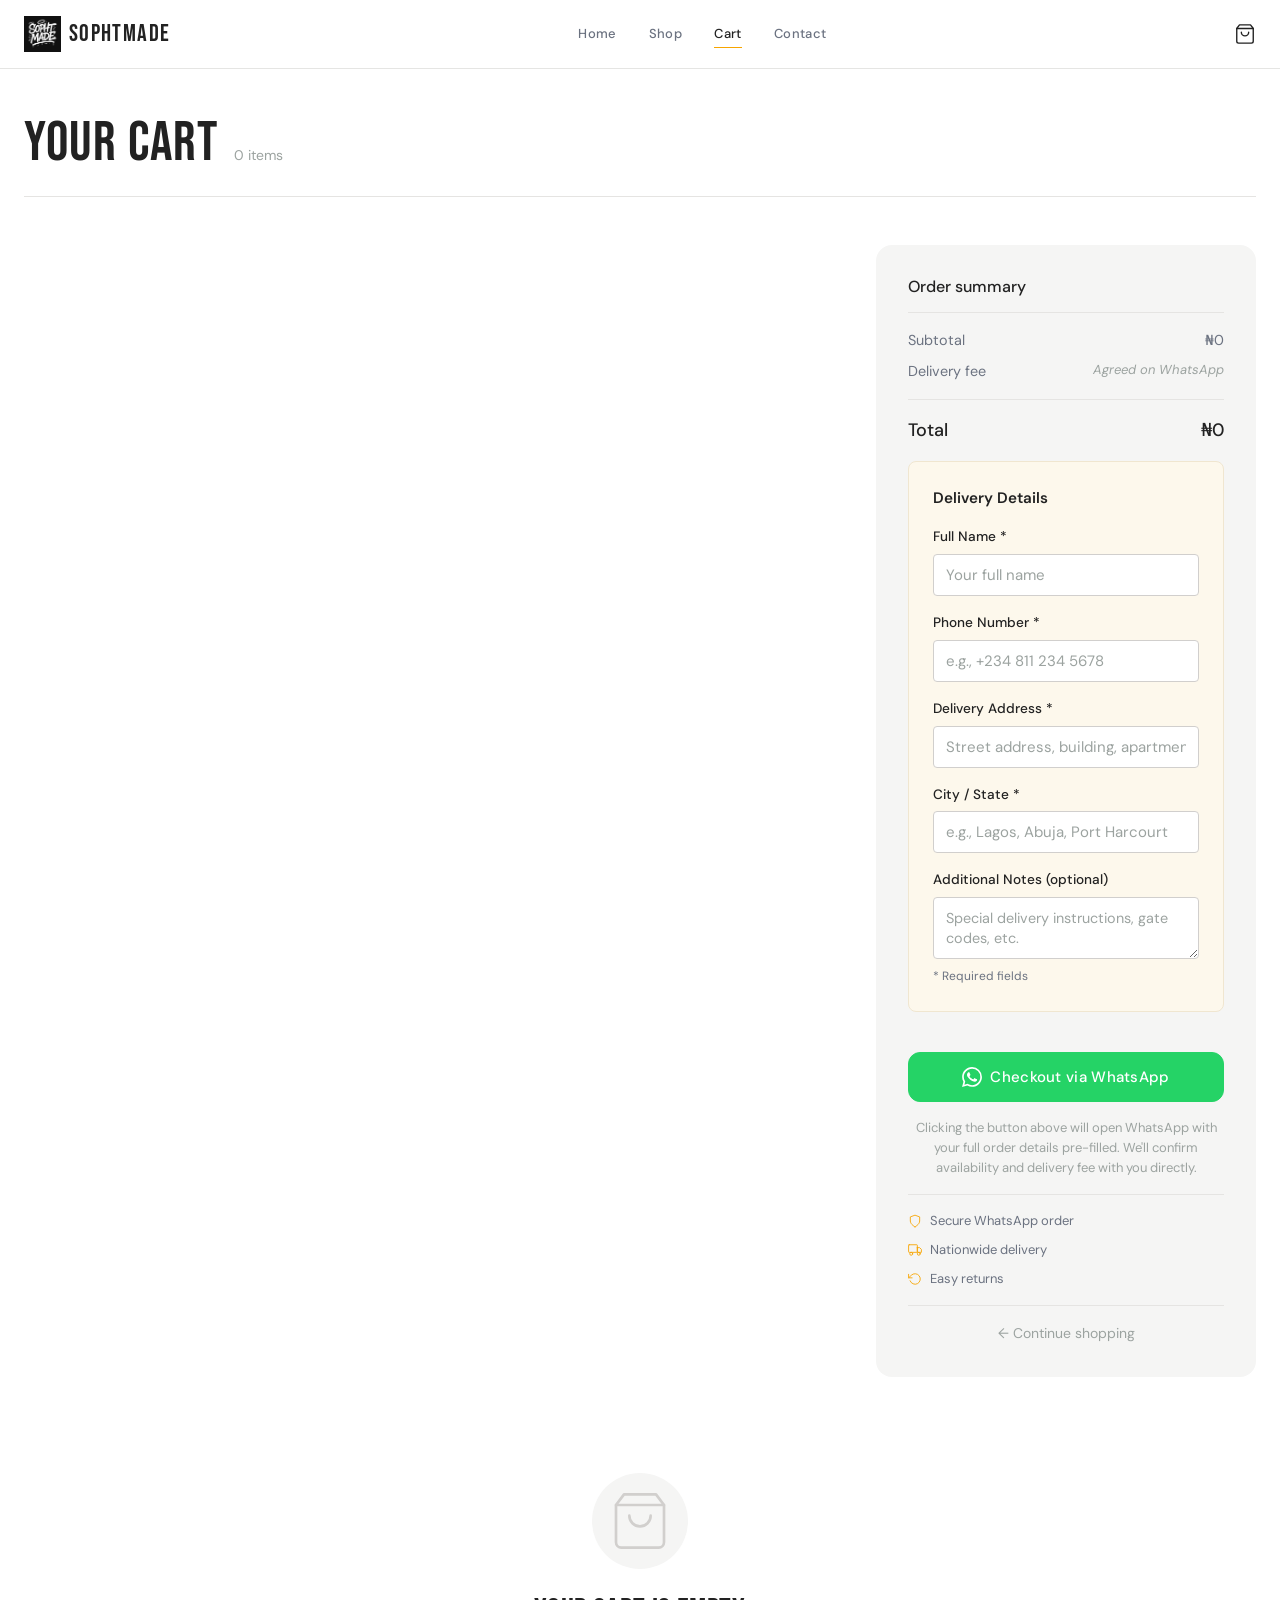
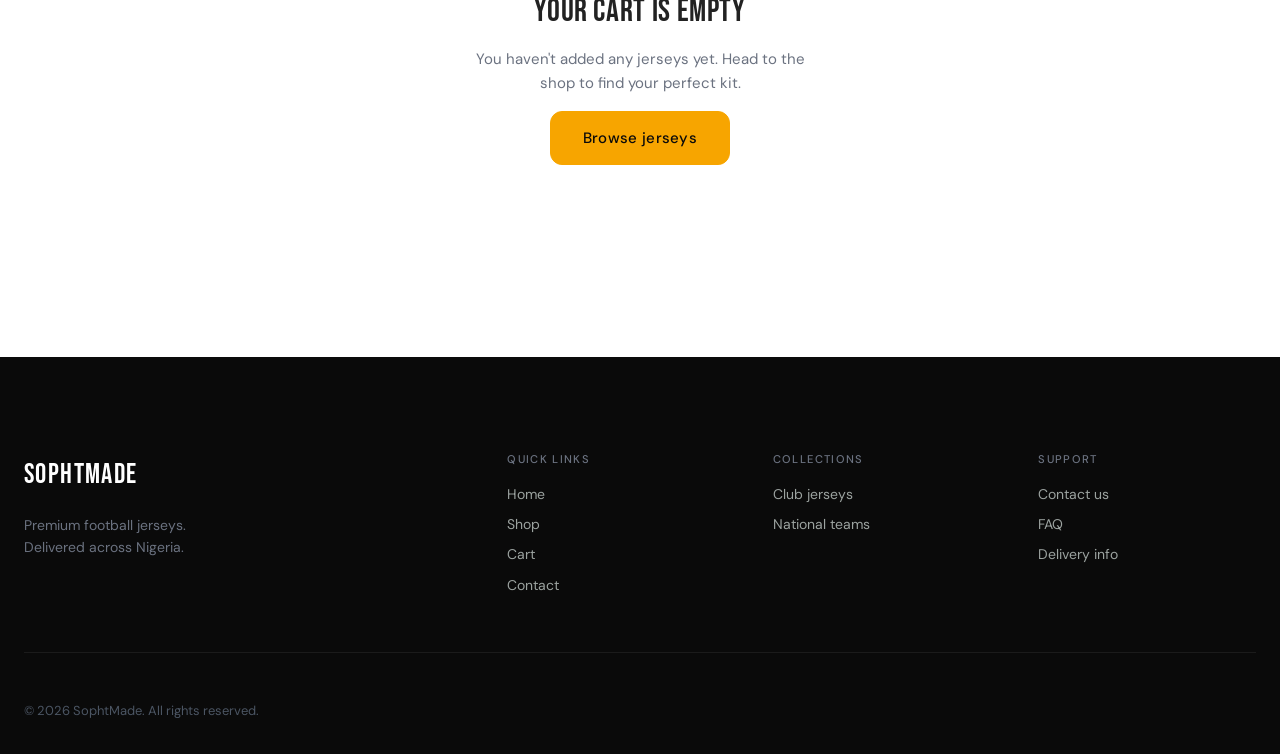
<file: cart.html>
<!DOCTYPE html>
<html lang="en">
<head>
  <meta charset="UTF-8" />
  <meta name="viewport" content="width=device-width, initial-scale=1.0, viewport-fit=cover" />
  <meta name="description" content="Your cart — SophtMade. Review your jerseys and checkout via WhatsApp." />
  <title>Cart | SophtMade</title>
   <!-- ═══ SEO META TAGS ═══════════════════════════════════ -->
  <title>Your Cart | SophtMade Football Jerseys Nigeria</title>
  <meta name="description" content="Review your SophtMade cart and checkout via WhatsApp. Fast, simple ordering for football jerseys delivered across Nigeria." />
  <meta name="keywords" content="checkout football jersey Nigeria, order jersey WhatsApp Nigeria, SophtMade cart" />
  <meta name="robots" content="index, follow" />
  <meta name="author" content="SophtMade" />
  <link rel="canonical" href="https://sophtmadejersey.store/cart.html" />
 
  <!-- Open Graph (Facebook, WhatsApp previews) -->
  <meta property="og:type" content="website" />
  <meta property="og:site_name" content="SophtMade" />
  <meta property="og:title" content="Your Cart | SophtMade" />
  <meta property="og:description" content="Review your jersey order and checkout instantly via WhatsApp." />
  <meta property="og:url" content="https://sophtmadejersey.store/cart.html" />
  <meta property="og:image" content="https://sophtmadejersey.store/images/hero/hero-jersey.png" />
  <meta property="og:image:width" content="1200" />
  <meta property="og:image:height" content="630" />
  <meta property="og:locale" content="en_NG" />
 
  <!-- Twitter Card -->
  <meta name="twitter:card" content="summary_large_image" />
  <meta name="twitter:title" content="Your Cart | SophtMade" />
  <meta name="twitter:description" content="Review your jersey order and checkout instantly via WhatsApp." />
  <meta name="twitter:image" content="https://sophtmadejersey.store/images/hero/hero-jersey.png" />
 
  <!-- Geo targeting -->
  <meta name="geo.region" content="NG" />
  <meta name="geo.placename" content="Nigeria" />
 
  <!-- Theme & mobile -->
  <meta name="theme-color" content="#F7A500" />
  <meta name="mobile-web-app-capable" content="yes" />
  <meta name="apple-mobile-web-app-capable" content="yes" />
  <meta name="apple-mobile-web-app-status-bar-style" content="black-translucent" />
  <meta name="apple-mobile-web-app-title" content="SophtMade" />
 
  <!-- Favicon -->
  <link rel="icon" type="image/x-icon" href="images/icons/favicon.ico" />
  <link rel="apple-touch-icon" href="images/icons/apple-touch-icon.png" />
  <!-- ═══════════════════════════════════════════════════════ -->
 
 
  <link rel="preconnect" href="https://fonts.googleapis.com" />
  <link rel="preconnect" href="https://fonts.gstatic.com" crossorigin />
  <link href="https://fonts.googleapis.com/css2?family=Bebas+Neue&family=DM+Sans:ital,opsz,wght@0,9..40,300;0,9..40,400;0,9..40,500;1,9..40,300&display=swap" rel="stylesheet" />
  <link rel="stylesheet" href="css/style.css" />
  <link rel="stylesheet" href="css/navbar.css" />
  <link rel="stylesheet" href="css/cart.css" />
  <link rel="stylesheet" href="css/responsive.css" />
</head>
<body class="page--cart">

  <header class="navbar navbar--light" id="navbar">
    <div class="navbar__inner">
      <a href="index.html" class="navbar__logo">
        <img src="images/logo/logo-white.png" alt="SophtMade" class="navbar__logo-img" onerror="this.style.display='none';this.nextElementSibling.style.display='block'" />
        <span class="navbar__logo-text">SophtMade</span>
      </a>
      <nav class="navbar__nav" id="navMenu" aria-label="Main navigation">
        <a href="index.html" class="navbar__link">Home</a>
        <a href="shop.html" class="navbar__link">Shop</a>
        <a href="cart.html" class="navbar__link navbar__link--active">Cart</a>
        <a href="contact.html" class="navbar__link">Contact</a>
      </nav>
      <div class="navbar__actions">
        <a href="cart.html" class="navbar__cart" aria-label="View cart">
          <svg width="22" height="22" viewBox="0 0 24 24" fill="none" stroke="currentColor" stroke-width="1.5" stroke-linecap="round" stroke-linejoin="round" aria-hidden="true"><path d="M6 2L3 6v14a2 2 0 002 2h14a2 2 0 002-2V6l-3-4z"/><line x1="3" y1="6" x2="21" y2="6"/><path d="M16 10a4 4 0 01-8 0"/></svg>
          <span class="navbar__cart-count" id="cartCount">0</span>
        </a>
        <button class="navbar__hamburger" id="hamburger" aria-label="Toggle menu" aria-expanded="false">
          <span></span><span></span><span></span>
        </button>
      </div>
    </div>
  </header>

  <main class="cart-page">
    <div class="container">

      <div class="cart-page__header">
        <h1 class="cart-page__title">Your cart</h1>
        <span class="cart-page__count" id="cartPageCount">0 items</span>
      </div>

      <!-- CART WITH ITEMS -->
      <div class="cart-layout" id="cartLayout">

        <!-- Cart Items Column -->
        <div class="cart-items" id="cartItems" aria-live="polite" aria-label="Cart items">
          <!-- Injected by cart.js -->
        </div>

        <!-- Order Summary Column -->
        <aside class="cart-summary" id="cartSummary" aria-label="Order summary">
          <h2 class="cart-summary__title">Order summary</h2>

          <div class="cart-summary__rows">
            <div class="cart-summary__row">
              <span>Subtotal</span>
              <span id="summarySubtotal">₦0</span>
            </div>
            <div class="cart-summary__row">
              <span>Delivery fee</span>
              <span class="cart-summary__delivery">Agreed on WhatsApp</span>
            </div>
          </div>

          <div class="cart-summary__total">
            <span>Total</span>
            <span id="summaryTotal">₦0</span>
          </div>

          <form id="deliveryForm" class="delivery-form">
              <fieldset class="delivery-form__group">
                <legend class="delivery-form__legend"> Delivery Details</legend>
              
                <div class="delivery-form__field">
                  <label for="deliveryName" class="delivery-form__label">Full Name *</label>
                  <input 
                    type="text" 
                    id="deliveryName" 
                    name="fullName" 
                    class="delivery-form__input" 
                    placeholder="Your full name" 
                    required 
                    aria-required="true"
                  />
                </div>

                <div class="delivery-form__field">
                  <label for="deliveryPhone" class="delivery-form__label">Phone Number *</label>
                  <input 
                    type="tel" 
                    id="deliveryPhone" 
                    name="phone" 
                    class="delivery-form__input" 
                    placeholder="e.g., +234 811 234 5678" 
                    required 
                    aria-required="true"
                  />
                </div>

                <div class="delivery-form__field">
                  <label for="deliveryAddress" class="delivery-form__label">Delivery Address *</label>
                  <input 
                    type="text" 
                    id="deliveryAddress" 
                    name="address" 
                    class="delivery-form__input" 
                    placeholder="Street address, building, apartment number, etc." 
                    required 
                    aria-required="true"
                  />
                </div>

                <div class="delivery-form__field">
                  <label for="deliveryCity" class="delivery-form__label">City / State *</label>
                  <input 
                    type="text" 
                    id="deliveryCity" 
                    name="cityState" 
                    class="delivery-form__input" 
                    placeholder="e.g., Lagos, Abuja, Port Harcourt" 
                    required 
                    aria-required="true"
                  />
                </div>

                <div class="delivery-form__field">
                  <label for="deliveryNotes" class="delivery-form__label">Additional Notes (optional)</label>
                  <textarea 
                    id="deliveryNotes" 
                    name="notes" 
                    class="delivery-form__textarea" 
                    rows="2" 
                    placeholder="Special delivery instructions, gate codes, etc."
                    aria-label="Additional delivery notes"
                  ></textarea>
                </div>

                <p class="delivery-form__hint">* Required fields</p>
              </fieldset>
            </form>

            <button class="btn btn--whatsapp btn--full btn--lg" id="checkoutWithForm">
              <svg width="20" height="20" viewBox="0 0 24 24" fill="currentColor" aria-hidden="true"><path d="M17.472 14.382c-.297-.149-1.758-.867-2.03-.967-.273-.099-.471-.148-.67.15-.197.297-.767.966-.94 1.164-.173.199-.347.223-.644.075-.297-.15-1.255-.463-2.39-1.475-.883-.788-1.48-1.761-1.653-2.059-.173-.297-.018-.458.13-.606.134-.133.298-.347.446-.52.149-.174.198-.298.298-.497.099-.198.05-.371-.025-.52-.075-.149-.669-1.612-.916-2.207-.242-.579-.487-.5-.669-.51-.173-.008-.371-.01-.57-.01-.198 0-.52.074-.792.372-.272.297-1.04 1.016-1.04 2.479 0 1.462 1.065 2.875 1.213 3.074.149.198 2.096 3.2 5.077 4.487.709.306 1.262.489 1.694.625.712.227 1.36.195 1.871.118.571-.085 1.758-.719 2.006-1.413.248-.694.248-1.289.173-1.413-.074-.124-.272-.198-.57-.347m-5.421 7.403h-.004a9.87 9.87 0 01-5.031-1.378l-.361-.214-3.741.982.998-3.648-.235-.374a9.86 9.86 0 01-1.51-5.26c.001-5.45 4.436-9.884 9.888-9.884 2.64 0 5.122 1.03 6.988 2.898a9.825 9.825 0 012.893 6.994c-.003 5.45-4.437 9.884-9.885 9.884m8.413-18.297A11.815 11.815 0 0012.05 0C5.495 0 .16 5.335.157 11.892c0 2.096.547 4.142 1.588 5.945L.057 24l6.305-1.654a11.882 11.882 0 005.683 1.448h.005c6.554 0 11.89-5.335 11.893-11.893a11.821 11.821 0 00-3.48-8.413z"/></svg>
              Checkout via WhatsApp
            </button>

          <p class="cart-summary__note">
            Clicking the button above will open WhatsApp with your full order details pre-filled. We'll confirm availability and delivery fee with you directly.
          </p>

          <div class="cart-summary__trust">
            <div class="trust-item">
              <svg width="14" height="14" viewBox="0 0 24 24" fill="none" stroke="currentColor" stroke-width="1.5" stroke-linecap="round" aria-hidden="true"><path d="M12 22s8-4 8-10V5l-8-3-8 3v7c0 6 8 10 8 10z"/></svg>
              <span>Secure WhatsApp order</span>
            </div>
            <div class="trust-item">
              <svg width="14" height="14" viewBox="0 0 24 24" fill="none" stroke="currentColor" stroke-width="1.5" stroke-linecap="round" aria-hidden="true"><rect x="1" y="3" width="15" height="13" rx="1"/><path d="M16 8h4l3 3v5h-7V8z"/><circle cx="5.5" cy="18.5" r="2.5"/><circle cx="18.5" cy="18.5" r="2.5"/></svg>
              <span>Nationwide delivery</span>
            </div>
            <div class="trust-item">
              <svg width="14" height="14" viewBox="0 0 24 24" fill="none" stroke="currentColor" stroke-width="1.5" stroke-linecap="round" aria-hidden="true"><polyline points="1 4 1 10 7 10"/><path d="M3.51 15a9 9 0 102.13-9.36L1 10"/></svg>
              <span>Easy returns</span>
            </div>
          </div>

          <a href="shop.html" class="cart-summary__continue">← Continue shopping</a>
        </aside>
      </div>

      <!-- EMPTY CART STATE -->
      <div class="cart-empty" id="cartEmpty" hidden>
        <div class="cart-empty__icon" aria-hidden="true">
          <svg width="64" height="64" viewBox="0 0 24 24" fill="none" stroke="currentColor" stroke-width="1" stroke-linecap="round" stroke-linejoin="round"><path d="M6 2L3 6v14a2 2 0 002 2h14a2 2 0 002-2V6l-3-4z"/><line x1="3" y1="6" x2="21" y2="6"/><path d="M16 10a4 4 0 01-8 0"/></svg>
        </div>
        <h2 class="cart-empty__title">Your cart is empty</h2>
        <p class="cart-empty__desc">You haven't added any jerseys yet. Head to the shop to find your perfect kit.</p>
        <a href="shop.html" class="btn btn--primary btn--lg">Browse jerseys</a>
      </div>

    </div>
  </main>

  <footer class="footer">
    <div class="container">
      <div class="footer__grid">
        <div class="footer__brand">
          <a href="index.html" class="footer__logo">SophtMade</a>
          <p class="footer__tagline">Premium football jerseys.<br />Delivered across Nigeria.</p>
        </div>
        <div class="footer__col">
          <h4 class="footer__col-title">Quick links</h4>
          <a href="index.html" class="footer__link">Home</a>
          <a href="shop.html" class="footer__link">Shop</a>
          <a href="cart.html" class="footer__link">Cart</a>
          <a href="contact.html" class="footer__link">Contact</a>
        </div>
        <div class="footer__col">
          <h4 class="footer__col-title">Collections</h4>
          <a href="shop.html?filter=club" class="footer__link">Club jerseys</a>
          <a href="shop.html?filter=national" class="footer__link">National teams</a>
        </div>
        <div class="footer__col">
          <h4 class="footer__col-title">Support</h4>
          <a href="contact.html" class="footer__link">Contact us</a>
          <a href="contact.html#faq" class="footer__link">FAQ</a>
          <a href="contact.html#delivery" class="footer__link">Delivery info</a>
        </div>
      </div>
      <div class="footer__bottom">
        <p class="footer__copy">&copy; 2026 SophtMade. All rights reserved.</p>
      </div>
    </div>
  </footer>

  <a href="https://wa.me/08136358095" class="wa-bubble" target="_blank" rel="noopener noreferrer" aria-label="Chat with us on WhatsApp">
    <svg width="26" height="26" viewBox="0 0 24 24" fill="currentColor" aria-hidden="true"><path d="M17.472 14.382c-.297-.149-1.758-.867-2.03-.967-.273-.099-.471-.148-.67.15-.197.297-.767.966-.94 1.164-.173.199-.347.223-.644.075-.297-.15-1.255-.463-2.39-1.475-.883-.788-1.48-1.761-1.653-2.059-.173-.297-.018-.458.13-.606.134-.133.298-.347.446-.52.149-.174.198-.298.298-.497.099-.198.05-.371-.025-.52-.075-.149-.669-1.612-.916-2.207-.242-.579-.487-.5-.669-.51-.173-.008-.371-.01-.57-.01-.198 0-.52.074-.792.372-.272.297-1.04 1.016-1.04 2.479 0 1.462 1.065 2.875 1.213 3.074.149.198 2.096 3.2 5.077 4.487.709.306 1.262.489 1.694.625.712.227 1.36.195 1.871.118.571-.085 1.758-.719 2.006-1.413.248-.694.248-1.289.173-1.413-.074-.124-.272-.198-.57-.347m-5.421 7.403h-.004a9.87 9.87 0 01-5.031-1.378l-.361-.214-3.741.982.998-3.648-.235-.374a9.86 9.86 0 01-1.51-5.26c.001-5.45 4.436-9.884 9.888-9.884 2.64 0 5.122 1.03 6.988 2.898a9.825 9.825 0 012.893 6.994c-.003 5.45-4.437 9.884-9.885 9.884m8.413-18.297A11.815 11.815 0 0012.05 0C5.495 0 .16 5.335.157 11.892c0 2.096.547 4.142 1.588 5.945L.057 24l6.305-1.654a11.882 11.882 0 005.683 1.448h.005c6.554 0 11.89-5.335 11.893-11.893a11.821 11.821 0 00-3.48-8.413z"/></svg>
  </a>

  <script src="js/products.js"></script>
  <script src="js/cart.js"></script>
  <script src="js/checkout.js"></script>
  <script src="js/ui.js"></script>
</body>
</html>
</file>
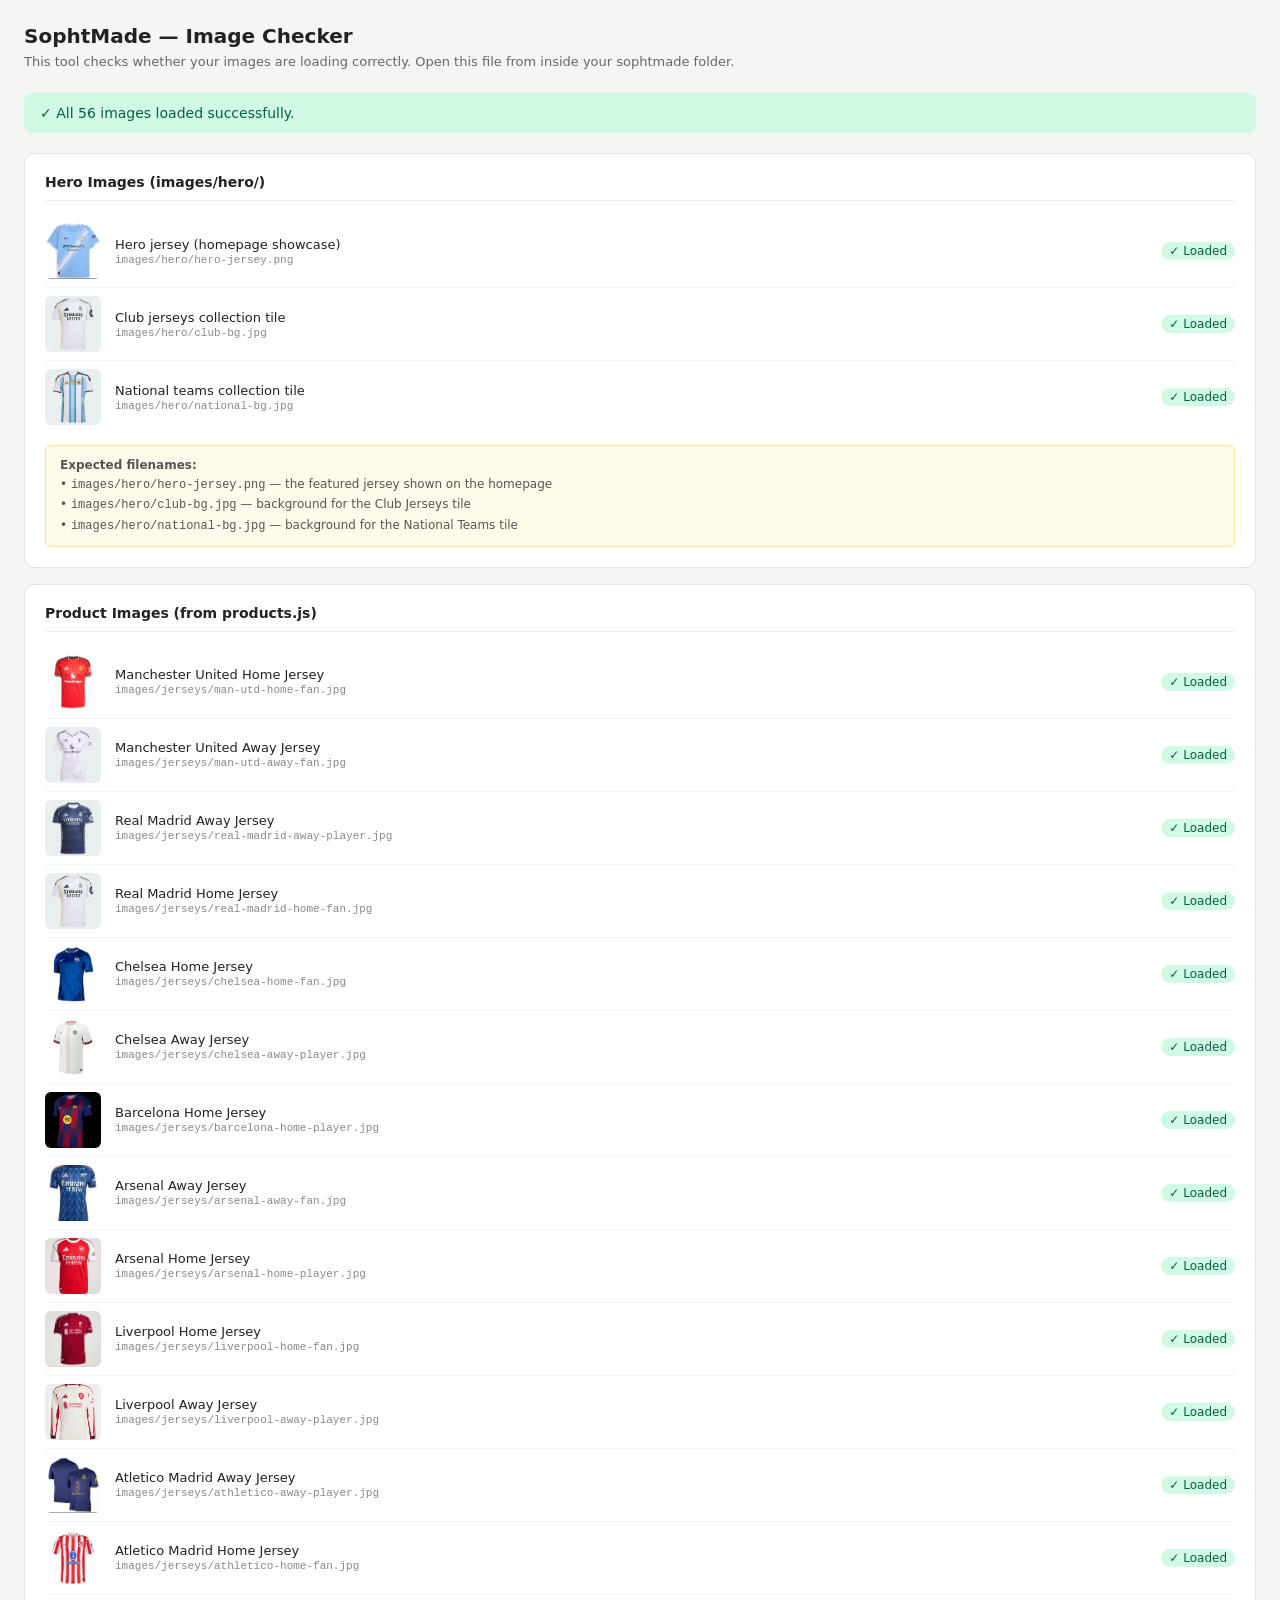
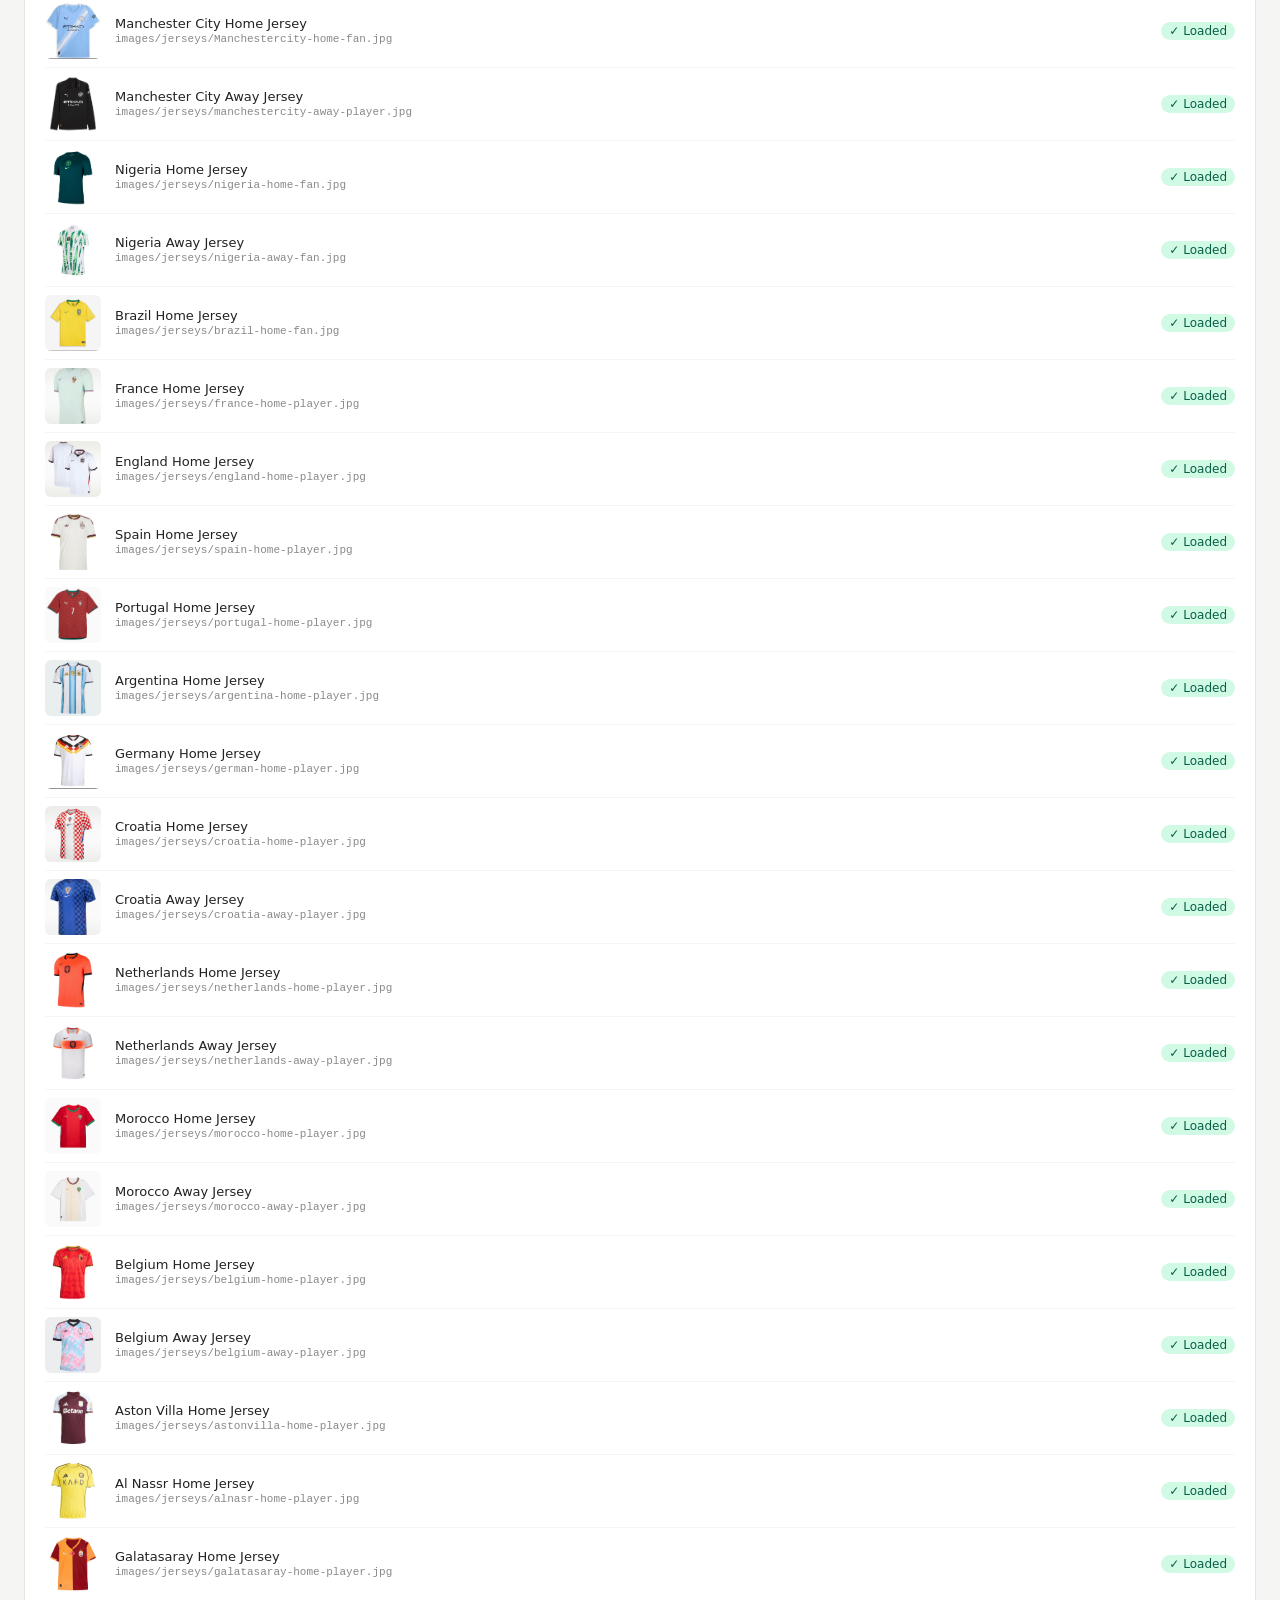
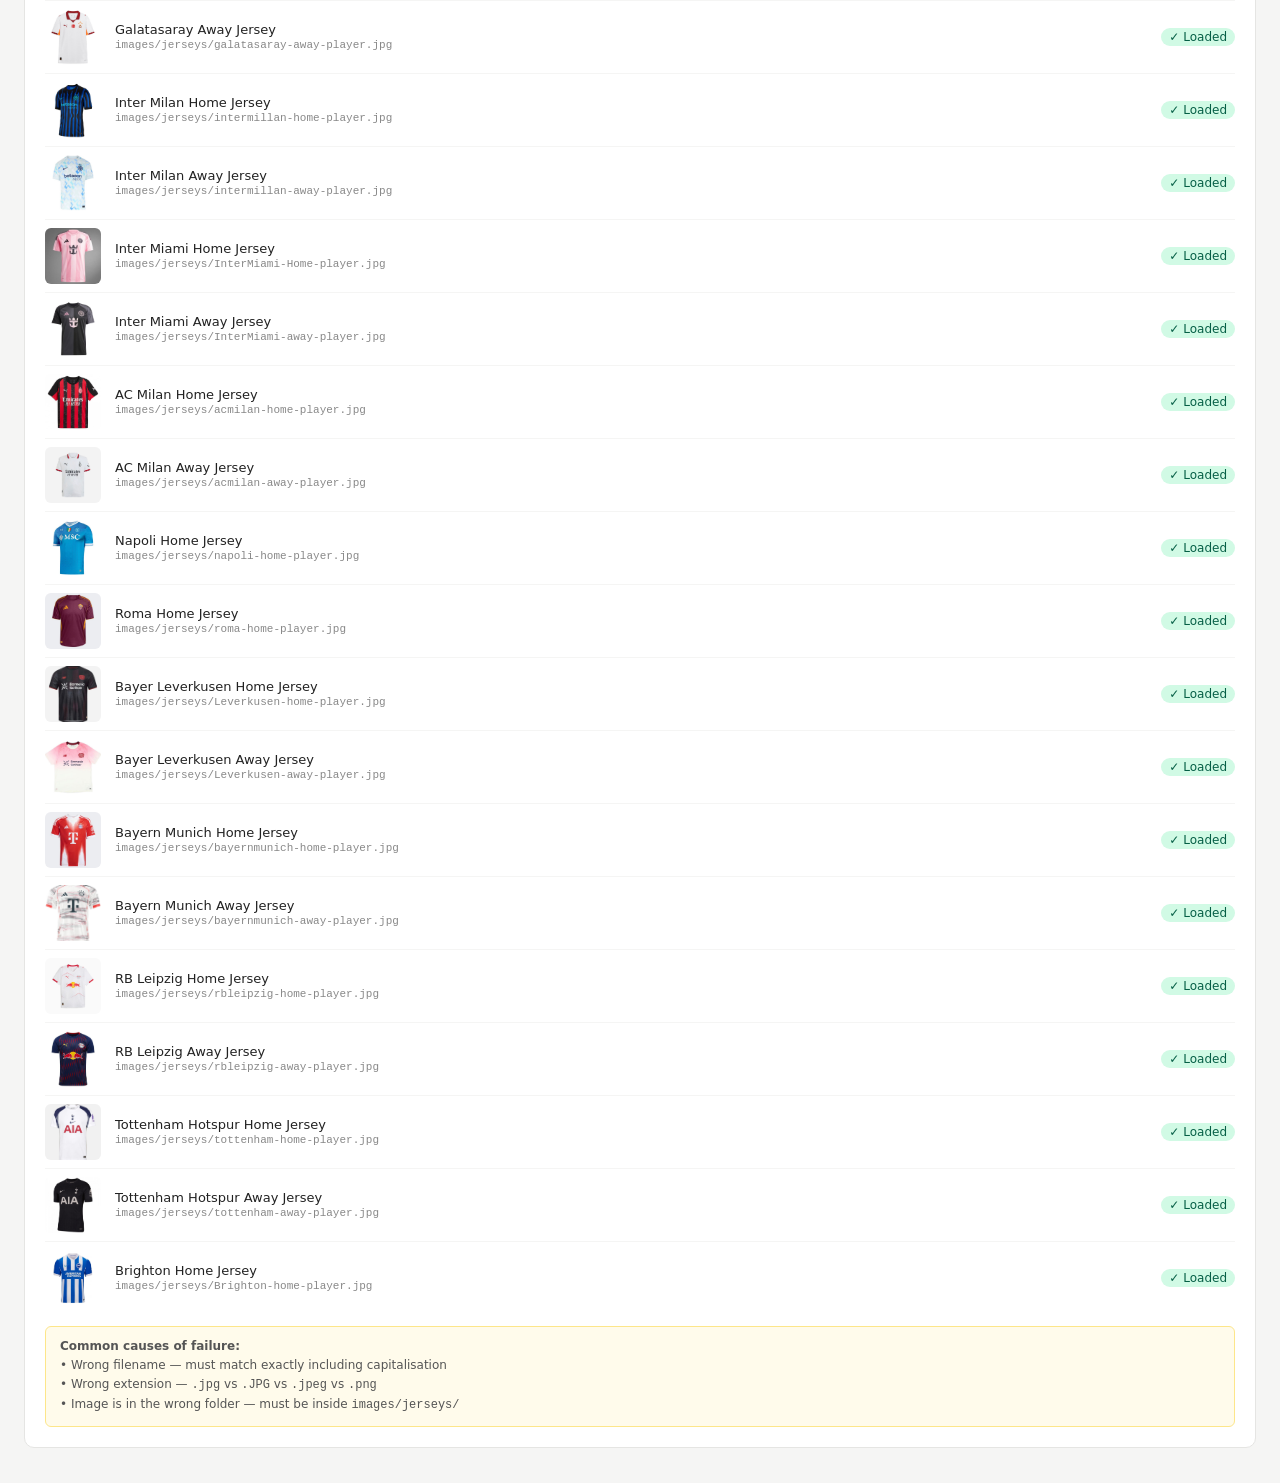
<file: check.html>
<!DOCTYPE html>
<html lang="en">
<head>
  <meta charset="UTF-8" />
  <meta name="viewport" content="width=device-width, initial-scale=1.0" />
  <title>SophtMade — Image Checker</title>
  <style>
    * { box-sizing: border-box; margin: 0; padding: 0; }
    body { font-family: system-ui, sans-serif; background: #f5f5f4; color: #222; padding: 24px; }
    h1 { font-size: 20px; margin-bottom: 6px; }
    p.sub { font-size: 13px; color: #666; margin-bottom: 24px; }
    .section { background: #fff; border-radius: 10px; padding: 20px; margin-bottom: 16px; border: 1px solid #e5e5e3; }
    .section h2 { font-size: 14px; font-weight: 600; margin-bottom: 14px; padding-bottom: 10px; border-bottom: 1px solid #f0efee; }
    .img-row { display: flex; align-items: center; gap: 14px; padding: 8px 0; border-bottom: 1px solid #f5f5f4; font-size: 13px; }
    .img-row:last-child { border-bottom: none; }
    .thumb { width: 56px; height: 56px; object-fit: cover; border-radius: 6px; background: #f0efee; flex-shrink: 0; }
    .status { font-size: 12px; font-weight: 500; padding: 2px 8px; border-radius: 20px; }
    .ok   { background: #d1fae5; color: #065f46; }
    .fail { background: #fee2e2; color: #991b1b; }
    .path { color: #888; font-size: 11px; margin-top: 2px; font-family: monospace; }
    .note { font-size: 12px; color: #555; background: #fffbeb; border: 1px solid #fde68a; border-radius: 6px; padding: 10px 14px; margin-top: 12px; line-height: 1.6; }
    #summary { font-size: 14px; padding: 12px 16px; border-radius: 8px; margin-bottom: 20px; font-weight: 500; }
    .sum-ok   { background: #d1fae5; color: #065f46; }
    .sum-fail { background: #fee2e2; color: #991b1b; }
  </style>
</head>
<body>
  <h1>SophtMade — Image Checker</h1>
  <p class="sub">This tool checks whether your images are loading correctly. Open this file from inside your sophtmade folder.</p>

  <div id="summary">Checking images...</div>

  <div class="section">
    <h2>Hero Images (images/hero/)</h2>
    <div id="heroResults"></div>
    <div class="note">
      <strong>Expected filenames:</strong><br>
      • <code>images/hero/hero-jersey.png</code> — the featured jersey shown on the homepage<br>
      • <code>images/hero/club-bg.jpg</code> — background for the Club Jerseys tile<br>
      • <code>images/hero/national-bg.jpg</code> — background for the National Teams tile
    </div>
  </div>

  <div class="section">
    <h2>Product Images (from products.js)</h2>
    <div id="productResults"></div>
    <div class="note">
      <strong>Common causes of failure:</strong><br>
      • Wrong filename — must match exactly including capitalisation<br>
      • Wrong extension — <code>.jpg</code> vs <code>.JPG</code> vs <code>.jpeg</code> vs <code>.png</code><br>
      • Image is in the wrong folder — must be inside <code>images/jerseys/</code>
    </div>
  </div>

  <script src="js/products.js"></script>
  <script>
    let pass = 0, fail = 0;

    function testImage(src, label, container) {
      return new Promise(resolve => {
        const row = document.createElement('div');
        row.className = 'img-row';

        const img = new Image();
        img.className = 'thumb';
        img.src = src;

        const info = document.createElement('div');
        info.style.flex = '1';

        const name = document.createElement('div');
        name.textContent = label;

        const path = document.createElement('div');
        path.className = 'path';
        path.textContent = src;

        const badge = document.createElement('span');
        badge.className = 'status';

        img.onload = () => {
          badge.textContent = '✓ Loaded';
          badge.classList.add('ok');
          pass++;
          resolve(true);
        };
        img.onerror = () => {
          badge.textContent = '✗ Not found';
          badge.classList.add('fail');
          img.style.border = '1px dashed #ccc';
          fail++;
          resolve(false);
        };

        info.appendChild(name);
        info.appendChild(path);
        row.appendChild(img);
        row.appendChild(info);
        row.appendChild(badge);
        container.appendChild(row);
      });
    }

    async function run() {
      const heroContainer    = document.getElementById('heroResults');
      const productContainer = document.getElementById('productResults');

      const heroImages = [
        { src: 'images/hero/hero-jersey.png', label: 'Hero jersey (homepage showcase)' },
        { src: 'images/hero/club-bg.jpg',     label: 'Club jerseys collection tile' },
        { src: 'images/hero/national-bg.jpg', label: 'National teams collection tile' },
      ];

      for (const img of heroImages) {
        await testImage(img.src, img.label, heroContainer);
      }

      if (typeof PRODUCTS !== 'undefined') {
        for (const product of PRODUCTS) {
          if (product.image) {
            await testImage(product.image, product.name, productContainer);
          }
        }
      } else {
        productContainer.innerHTML = '<p style="color:#888;font-size:13px">products.js not loaded — make sure this file is inside your sophtmade folder.</p>';
      }

      const summary = document.getElementById('summary');
      const total = pass + fail;
      if (fail === 0) {
        summary.textContent = `✓ All ${total} images loaded successfully.`;
        summary.className = 'sum-ok';
      } else {
        summary.textContent = `✗ ${fail} of ${total} images failed to load. Fix the paths shown in red below.`;
        summary.className = 'sum-fail';
      }
    }

    run();
  </script>
</body>
</html>
</file>
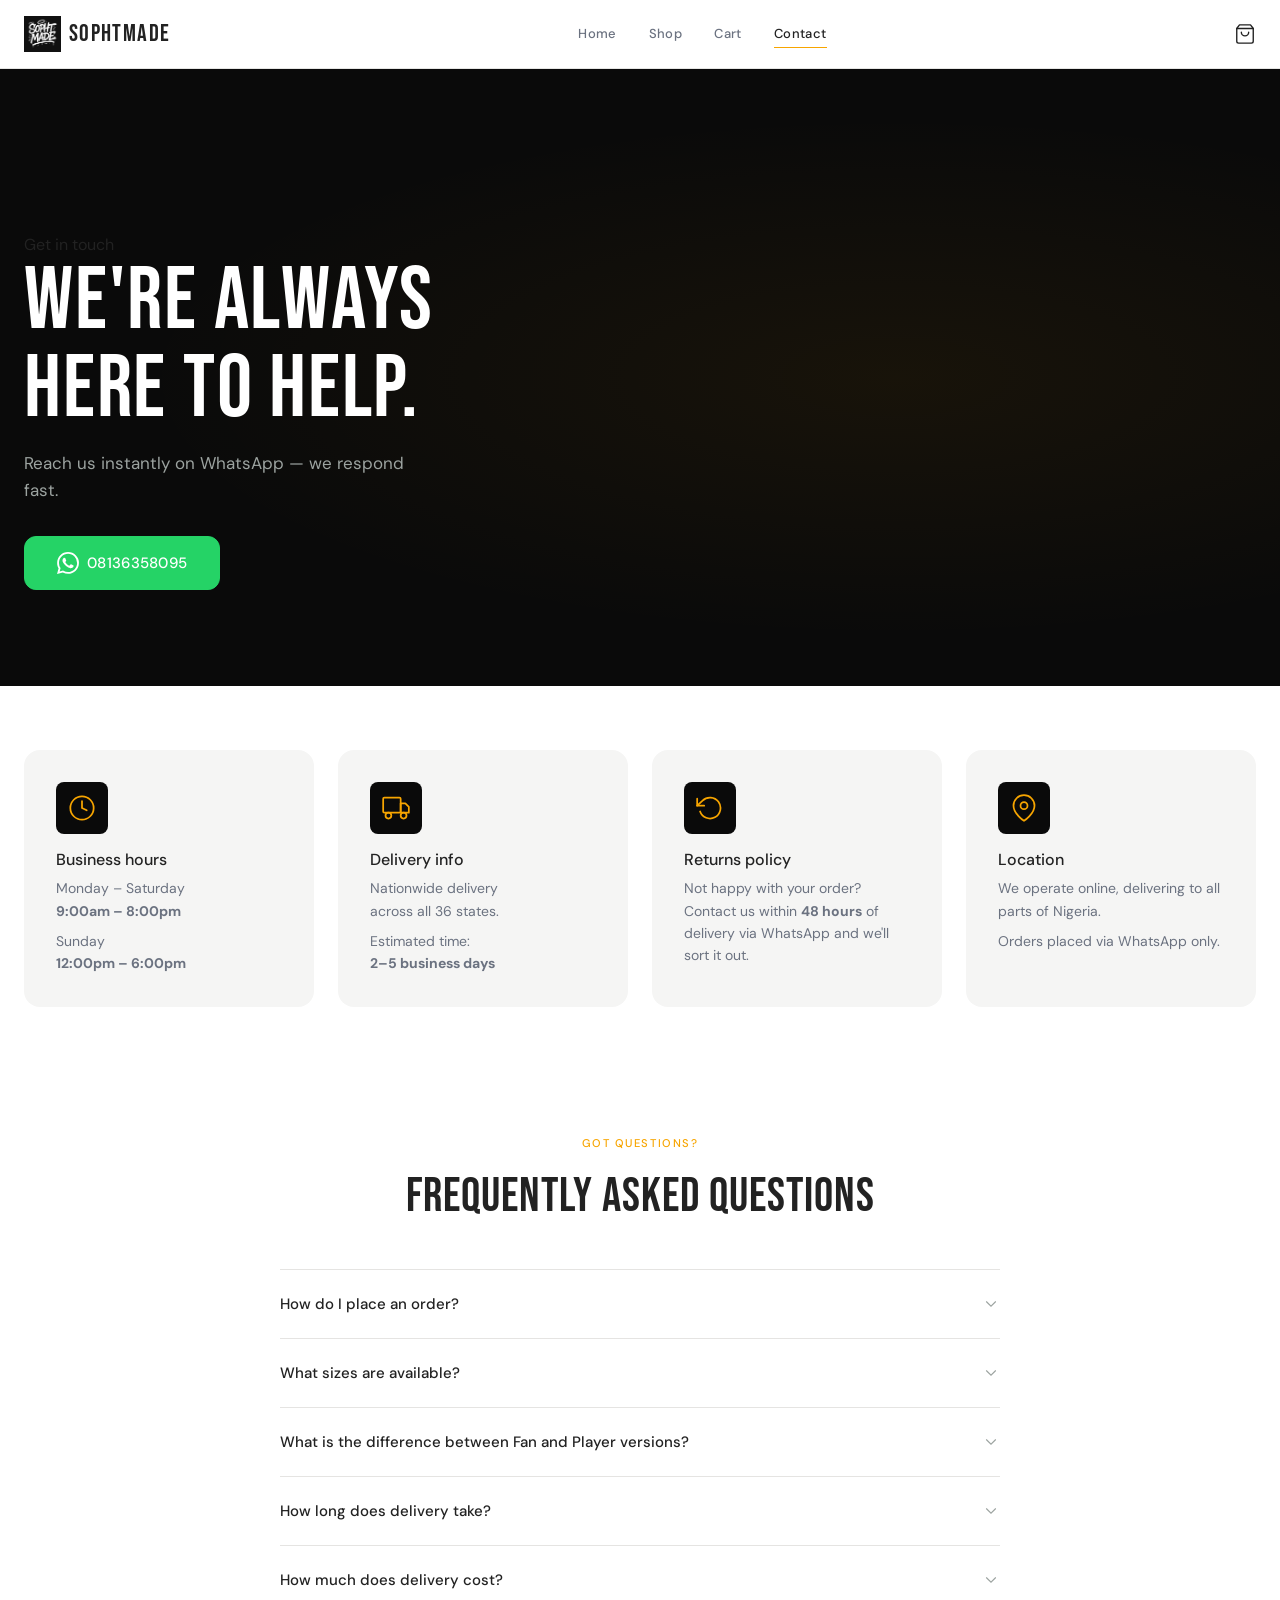
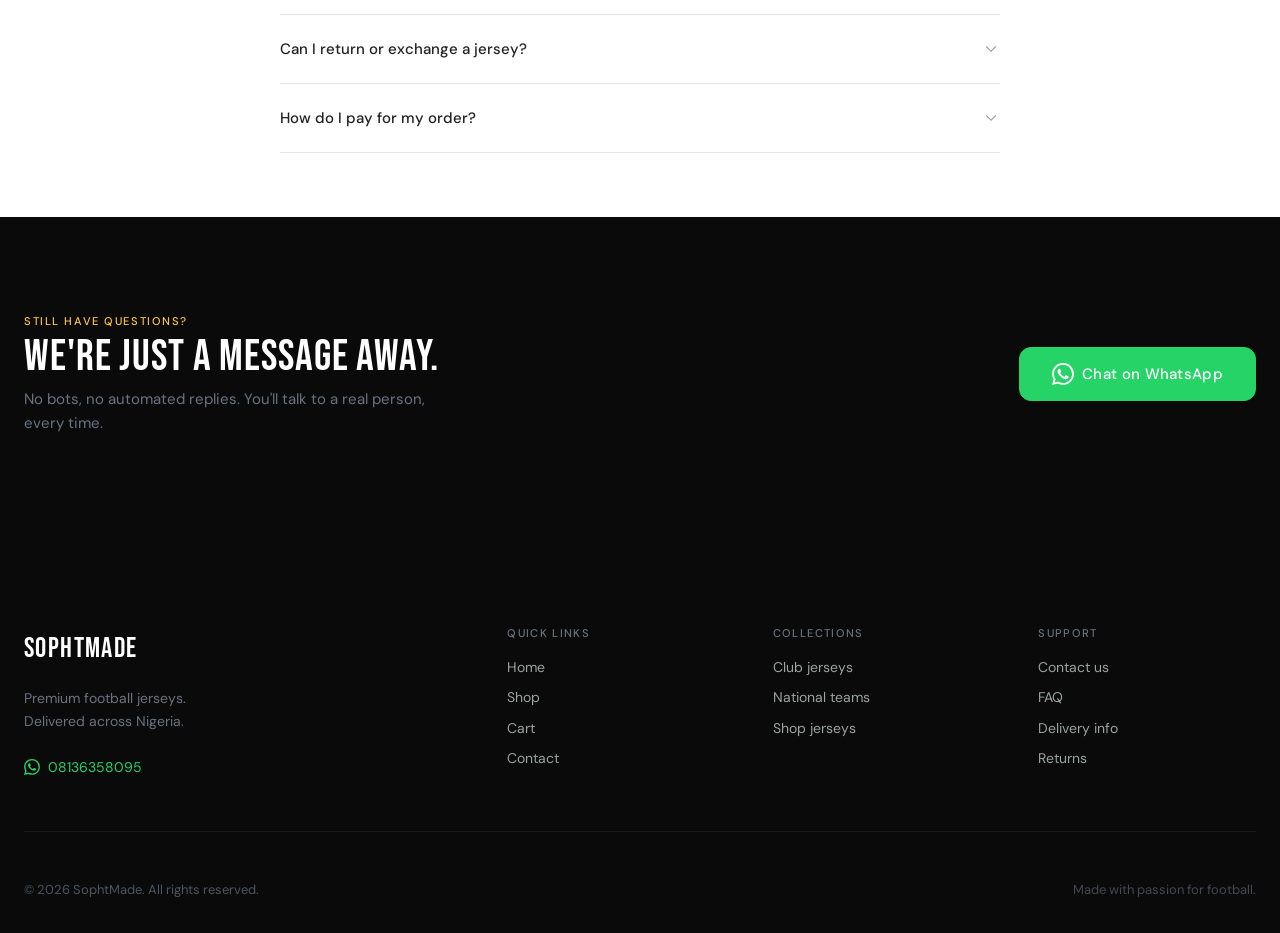
<file: contact.html>
<!DOCTYPE html>
<html lang="en">
<head>
  <meta charset="UTF-8" />
  <meta name="viewport" content="width=device-width, initial-scale=1.0, viewport-fit=cover" />
  <meta name="description" content="Contact SophtMade — Chat with us on WhatsApp. Delivery info, FAQ, returns." />
  <title>Contact | SophtMade</title>
   <!-- ═══ SEO META TAGS ═══════════════════════════════════ -->
  <title>Contact SophtMade | Football Jersey Shop Nigeria — WhatsApp & FAQ</title>
  <meta name="description" content="Contact SophtMade football jersey store in Nigeria. Chat on WhatsApp for orders, delivery info, sizing and returns. Nationwide delivery across all 36 states." />
  <meta name="keywords" content="contact SophtMade, football jersey WhatsApp Nigeria, jersey delivery Nigeria, jersey store contact Lagos, order football kit Nigeria" />
  <meta name="robots" content="index, follow" />
  <meta name="author" content="SophtMade" />
  <link rel="canonical" href="https://sophtmadejersey.store/contact.html" />
 
  <!-- Open Graph (Facebook, WhatsApp previews) -->
  <meta property="og:type" content="website" />
  <meta property="og:site_name" content="SophtMade" />
  <meta property="og:title" content="Contact SophtMade | WhatsApp Jersey Orders Nigeria" />
  <meta property="og:description" content="Chat with SophtMade on WhatsApp. Order jerseys, ask about delivery, sizing and returns. We respond fast." />
  <meta property="og:url" content="https://sophtmadejersey.store/contact.html" />
  <meta property="og:image" content="https://sophtmadejersey.store/images/hero/hero-jersey.png" />
  <meta property="og:image:width" content="1200" />
  <meta property="og:image:height" content="630" />
  <meta property="og:locale" content="en_NG" />
 
  <!-- Twitter Card -->
  <meta name="twitter:card" content="summary_large_image" />
  <meta name="twitter:title" content="Contact SophtMade | WhatsApp Jersey Orders Nigeria" />
  <meta name="twitter:description" content="Chat with SophtMade on WhatsApp. Order jerseys, ask about delivery, sizing and returns. We respond fast." />
  <meta name="twitter:image" content="https://sophtmadejersey.store/images/hero/hero-jersey.png" />
 
  <!-- Geo targeting -->
  <meta name="geo.region" content="NG" />
  <meta name="geo.placename" content="Nigeria" />
 
  <!-- Theme & mobile -->
  <meta name="theme-color" content="#F7A500" />
  <meta name="mobile-web-app-capable" content="yes" />
  <meta name="apple-mobile-web-app-capable" content="yes" />
  <meta name="apple-mobile-web-app-status-bar-style" content="black-translucent" />
  <meta name="apple-mobile-web-app-title" content="SophtMade" />
 
  <!-- Favicon -->
  <link rel="icon" type="image/x-icon" href="images/icons/favicon.ico" />
  <link rel="apple-touch-icon" href="images/icons/apple-touch-icon.png" />
  <!-- ═══════════════════════════════════════════════════════ -->
  <link rel="preconnect" href="https://fonts.googleapis.com" />
  <link rel="preconnect" href="https://fonts.gstatic.com" crossorigin />
  <link href="https://fonts.googleapis.com/css2?family=Bebas+Neue&family=DM+Sans:ital,opsz,wght@0,9..40,300;0,9..40,400;0,9..40,500;1,9..40,300&display=swap" rel="stylesheet" />
  <link rel="stylesheet" href="css/style.css" />
  <link rel="stylesheet" href="css/navbar.css" />
  <link rel="stylesheet" href="css/cart.css" />
  <link rel="stylesheet" href="css/responsive.css" />
</head>
<body class="page--contact">

  <header class="navbar navbar--light" id="navbar">
    <div class="navbar__inner">
      <a href="index.html" class="navbar__logo">
        <img src="images/logo/logo-white.png" alt="SophtMade" class="navbar__logo-img" onerror="this.style.display='none';this.nextElementSibling.style.display='block'" />
        <span class="navbar__logo-text">SophtMade</span>
      </a>
      <nav class="navbar__nav" id="navMenu" aria-label="Main navigation">
        <a href="index.html" class="navbar__link">Home</a>
        <a href="shop.html" class="navbar__link">Shop</a>
        <a href="cart.html" class="navbar__link">Cart</a>
        <a href="contact.html" class="navbar__link navbar__link--active">Contact</a>
      </nav>
      <div class="navbar__actions">
        <a href="cart.html" class="navbar__cart" aria-label="View cart">
          <svg width="22" height="22" viewBox="0 0 24 24" fill="none" stroke="currentColor" stroke-width="1.5" stroke-linecap="round" stroke-linejoin="round" aria-hidden="true"><path d="M6 2L3 6v14a2 2 0 002 2h14a2 2 0 002-2V6l-3-4z"/><line x1="3" y1="6" x2="21" y2="6"/><path d="M16 10a4 4 0 01-8 0"/></svg>
          <span class="navbar__cart-count" id="cartCount">0</span>
        </a>
        <button class="navbar__hamburger" id="hamburger" aria-label="Toggle menu" aria-expanded="false">
          <span></span><span></span><span></span>
        </button>
      </div>
    </div>
  </header>

  <main>

    <!-- CONTACT HERO -->
    <section class="contact-hero">
      <div class="contact-hero__overlay"></div>
      <div class="container">
        <div class="contact-hero__content">
          <p class="hero__eyebrow">Get in touch</p>
          <h1 class="contact-hero__title">We're always<br />here to help.</h1>
          <p class="contact-hero__sub">Reach us instantly on WhatsApp — we respond fast.</p>
          <a href="https://wa.me/08136358095?text=Hi%20SophtMade!%20I%20have%20a%20question." class="btn btn--whatsapp btn--lg" target="_blank" rel="noopener noreferrer">
            <svg width="22" height="22" viewBox="0 0 24 24" fill="currentColor" aria-hidden="true"><path d="M17.472 14.382c-.297-.149-1.758-.867-2.03-.967-.273-.099-.471-.148-.67.15-.197.297-.767.966-.94 1.164-.173.199-.347.223-.644.075-.297-.15-1.255-.463-2.39-1.475-.883-.788-1.48-1.761-1.653-2.059-.173-.297-.018-.458.13-.606.134-.133.298-.347.446-.52.149-.174.198-.298.298-.497.099-.198.05-.371-.025-.52-.075-.149-.669-1.612-.916-2.207-.242-.579-.487-.5-.669-.51-.173-.008-.371-.01-.57-.01-.198 0-.52.074-.792.372-.272.297-1.04 1.016-1.04 2.479 0 1.462 1.065 2.875 1.213 3.074.149.198 2.096 3.2 5.077 4.487.709.306 1.262.489 1.694.625.712.227 1.36.195 1.871.118.571-.085 1.758-.719 2.006-1.413.248-.694.248-1.289.173-1.413-.074-.124-.272-.198-.57-.347m-5.421 7.403h-.004a9.87 9.87 0 01-5.031-1.378l-.361-.214-3.741.982.998-3.648-.235-.374a9.86 9.86 0 01-1.51-5.26c.001-5.45 4.436-9.884 9.888-9.884 2.64 0 5.122 1.03 6.988 2.898a9.825 9.825 0 012.893 6.994c-.003 5.45-4.437 9.884-9.885 9.884m8.413-18.297A11.815 11.815 0 0012.05 0C5.495 0 .16 5.335.157 11.892c0 2.096.547 4.142 1.588 5.945L.057 24l6.305-1.654a11.882 11.882 0 005.683 1.448h.005c6.554 0 11.89-5.335 11.893-11.893a11.821 11.821 0 00-3.48-8.413z"/></svg>
            08136358095
          </a>
        </div>
      </div>
    </section>

    <!-- INFO CARDS -->
    <section class="section" id="info">
      <div class="container">
        <div class="contact-cards">
          <div class="contact-card">
            <div class="contact-card__icon" aria-hidden="true">
              <svg width="28" height="28" viewBox="0 0 24 24" fill="none" stroke="currentColor" stroke-width="1.5" stroke-linecap="round" stroke-linejoin="round"><circle cx="12" cy="12" r="10"/><polyline points="12 6 12 12 16 14"/></svg>
            </div>
            <h3 class="contact-card__title">Business hours</h3>
            <p class="contact-card__desc">Monday – Saturday<br /><strong>9:00am – 8:00pm</strong></p>
            <p class="contact-card__desc">Sunday<br /><strong>12:00pm – 6:00pm</strong></p>
          </div>

          <div class="contact-card">
            <div class="contact-card__icon" aria-hidden="true">
              <svg width="28" height="28" viewBox="0 0 24 24" fill="none" stroke="currentColor" stroke-width="1.5" stroke-linecap="round" stroke-linejoin="round"><rect x="1" y="3" width="15" height="13" rx="1"/><path d="M16 8h4l3 3v5h-7V8z"/><circle cx="5.5" cy="18.5" r="2.5"/><circle cx="18.5" cy="18.5" r="2.5"/></svg>
            </div>
            <h3 class="contact-card__title" id="delivery">Delivery info</h3>
            <p class="contact-card__desc">Nationwide delivery<br />across all 36 states.</p>
            <p class="contact-card__desc">Estimated time:<br /><strong>2–5 business days</strong></p>
          </div>

          <div class="contact-card">
            <div class="contact-card__icon" aria-hidden="true">
              <svg width="28" height="28" viewBox="0 0 24 24" fill="none" stroke="currentColor" stroke-width="1.5" stroke-linecap="round" stroke-linejoin="round"><polyline points="1 4 1 10 7 10"/><path d="M3.51 15a9 9 0 102.13-9.36L1 10"/></svg>
            </div>
            <h3 class="contact-card__title" id="returns">Returns policy</h3>
            <p class="contact-card__desc">Not happy with your order? Contact us within <strong>48 hours</strong> of delivery via WhatsApp and we'll sort it out.</p>
          </div>

          <div class="contact-card">
            <div class="contact-card__icon" aria-hidden="true">
              <svg width="28" height="28" viewBox="0 0 24 24" fill="none" stroke="currentColor" stroke-width="1.5" stroke-linecap="round" stroke-linejoin="round"><path d="M21 10c0 7-9 13-9 13s-9-6-9-13a9 9 0 0118 0z"/><circle cx="12" cy="10" r="3"/></svg>
            </div>
            <h3 class="contact-card__title">Location</h3>
            <p class="contact-card__desc">We operate online, delivering to all parts of Nigeria.</p>
            <p class="contact-card__desc">Orders placed via WhatsApp only.</p>
          </div>
        </div>
      </div>
    </section>

    <!-- FAQ -->
    <section class="section faq-section" id="faq">
      <div class="container">
        <div class="section__header section__header--center">
          <p class="section__eyebrow">Got questions?</p>
          <h2 class="section__title">Frequently asked questions</h2>
        </div>

        <div class="faq-list">

          <div class="faq-item">
            <button class="faq-item__question" aria-expanded="false">
              How do I place an order?
              <svg class="faq-item__chevron" width="18" height="18" viewBox="0 0 24 24" fill="none" stroke="currentColor" stroke-width="1.5" stroke-linecap="round" aria-hidden="true"><polyline points="6 9 12 15 18 9"/></svg>
            </button>
            <div class="faq-item__answer" hidden>
              <p>Browse the shop, add your chosen jerseys to your cart, then click the "Checkout via WhatsApp" button. Your full order — including jersey names, sizes, quantities, and total price — will be automatically sent to us on WhatsApp. We'll confirm and guide you through payment and delivery.</p>
            </div>
          </div>

          <div class="faq-item">
            <button class="faq-item__question" aria-expanded="false">
              What sizes are available?
              <svg class="faq-item__chevron" width="18" height="18" viewBox="0 0 24 24" fill="none" stroke="currentColor" stroke-width="1.5" stroke-linecap="round" aria-hidden="true"><polyline points="6 9 12 15 18 9"/></svg>
            </button>
            <div class="faq-item__answer" hidden>
              <p>We stock S, M, L, XL, and XXL for all jerseys — both Fan and Player versions. Size availability may vary per jersey. If a specific size is out of stock, we'll let you know on WhatsApp.</p>
            </div>
          </div>

          <div class="faq-item">
            <button class="faq-item__question" aria-expanded="false">
              What is the difference between Fan and Player versions?
              <svg class="faq-item__chevron" width="18" height="18" viewBox="0 0 24 24" fill="none" stroke="currentColor" stroke-width="1.5" stroke-linecap="round" aria-hidden="true"><polyline points="6 9 12 15 18 9"/></svg>
            </button>
            <div class="faq-item__answer" hidden>
              <p>The Fan version is the replica jersey designed for supporters — comfortable, affordable, and great for wearing to matches or everyday use. The Player version is the authentic match jersey used by the actual players — made from higher-grade materials, featuring tighter cuts and advanced fabric technology. Player versions are generally priced higher.</p>
            </div>
          </div>

          <div class="faq-item">
            <button class="faq-item__question" aria-expanded="false">
              How long does delivery take?
              <svg class="faq-item__chevron" width="18" height="18" viewBox="0 0 24 24" fill="none" stroke="currentColor" stroke-width="1.5" stroke-linecap="round" aria-hidden="true"><polyline points="6 9 12 15 18 9"/></svg>
            </button>
            <div class="faq-item__answer" hidden>
              <p>Delivery typically takes 2–5 business days depending on your location in Nigeria. Major cities like Lagos, Abuja, and Port Harcourt tend to be faster. We'll confirm the estimated timeline with you when you place your order on WhatsApp.</p>
            </div>
          </div>

          <div class="faq-item">
            <button class="faq-item__question" aria-expanded="false">
              How much does delivery cost?
              <svg class="faq-item__chevron" width="18" height="18" viewBox="0 0 24 24" fill="none" stroke="currentColor" stroke-width="1.5" stroke-linecap="round" aria-hidden="true"><polyline points="6 9 12 15 18 9"/></svg>
            </button>
            <div class="faq-item__answer" hidden>
              <p>Delivery fees vary based on your location. We'll quote the exact delivery fee when you initiate your order on WhatsApp. We always aim to keep delivery costs as affordable as possible.</p>
            </div>
          </div>

          <div class="faq-item">
            <button class="faq-item__question" aria-expanded="false">
              Can I return or exchange a jersey?
              <svg class="faq-item__chevron" width="18" height="18" viewBox="0 0 24 24" fill="none" stroke="currentColor" stroke-width="1.5" stroke-linecap="round" aria-hidden="true"><polyline points="6 9 12 15 18 9"/></svg>
            </button>
            <div class="faq-item__answer" hidden>
              <p>Yes. If you receive a damaged or incorrect item, contact us on WhatsApp within 48 hours of delivery and we'll make it right. Please note that returns due to incorrect size selection may be subject to an exchange fee.</p>
            </div>
          </div>

          <div class="faq-item">
            <button class="faq-item__question" aria-expanded="false">
              How do I pay for my order?
              <svg class="faq-item__chevron" width="18" height="18" viewBox="0 0 24 24" fill="none" stroke="currentColor" stroke-width="1.5" stroke-linecap="round" aria-hidden="true"><polyline points="6 9 12 15 18 9"/></svg>
            </button>
            <div class="faq-item__answer" hidden>
              <p>Payment details are arranged through WhatsApp after you place your order. We accept bank transfers. Once payment is confirmed, your jersey is packed and dispatched immediately.</p>
            </div>
          </div>

        </div>
      </div>
    </section>

    <!-- BOTTOM CTA -->
    <section class="section whatsapp-cta">
      <div class="container">
        <div class="whatsapp-cta__inner">
          <div class="whatsapp-cta__text">
            <p class="section__eyebrow section__eyebrow--light">Still have questions?</p>
            <h2 class="whatsapp-cta__title">We're just a message away.</h2>
            <p class="whatsapp-cta__desc">No bots, no automated replies. You'll talk to a real person, every time.</p>
          </div>
          <a href="https://wa.me/08136358095?text=Hi%20SophtMade!%20I%20have%20a%20question." class="btn btn--whatsapp btn--lg" target="_blank" rel="noopener noreferrer">
            <svg width="22" height="22" viewBox="0 0 24 24" fill="currentColor" aria-hidden="true"><path d="M17.472 14.382c-.297-.149-1.758-.867-2.03-.967-.273-.099-.471-.148-.67.15-.197.297-.767.966-.94 1.164-.173.199-.347.223-.644.075-.297-.15-1.255-.463-2.39-1.475-.883-.788-1.48-1.761-1.653-2.059-.173-.297-.018-.458.13-.606.134-.133.298-.347.446-.52.149-.174.198-.298.298-.497.099-.198.05-.371-.025-.52-.075-.149-.669-1.612-.916-2.207-.242-.579-.487-.5-.669-.51-.173-.008-.371-.01-.57-.01-.198 0-.52.074-.792.372-.272.297-1.04 1.016-1.04 2.479 0 1.462 1.065 2.875 1.213 3.074.149.198 2.096 3.2 5.077 4.487.709.306 1.262.489 1.694.625.712.227 1.36.195 1.871.118.571-.085 1.758-.719 2.006-1.413.248-.694.248-1.289.173-1.413-.074-.124-.272-.198-.57-.347m-5.421 7.403h-.004a9.87 9.87 0 01-5.031-1.378l-.361-.214-3.741.982.998-3.648-.235-.374a9.86 9.86 0 01-1.51-5.26c.001-5.45 4.436-9.884 9.888-9.884 2.64 0 5.122 1.03 6.988 2.898a9.825 9.825 0 012.893 6.994c-.003 5.45-4.437 9.884-9.885 9.884m8.413-18.297A11.815 11.815 0 0012.05 0C5.495 0 .16 5.335.157 11.892c0 2.096.547 4.142 1.588 5.945L.057 24l6.305-1.654a11.882 11.882 0 005.683 1.448h.005c6.554 0 11.89-5.335 11.893-11.893a11.821 11.821 0 00-3.48-8.413z"/></svg>
            Chat on WhatsApp
          </a>
        </div>
      </div>
    </section>

  </main>

  <footer class="footer">
    <div class="container">
      <div class="footer__grid">
        <div class="footer__brand">
          <a href="index.html" class="footer__logo">SophtMade</a>
          <p class="footer__tagline">Premium football jerseys.<br />Delivered across Nigeria.</p>
          <a href="https://wa.me/08136358095" class="footer__whatsapp" target="_blank" rel="noopener noreferrer">
            <svg width="16" height="16" viewBox="0 0 24 24" fill="currentColor" aria-hidden="true"><path d="M17.472 14.382c-.297-.149-1.758-.867-2.03-.967-.273-.099-.471-.148-.67.15-.197.297-.767.966-.94 1.164-.173.199-.347.223-.644.075-.297-.15-1.255-.463-2.39-1.475-.883-.788-1.48-1.761-1.653-2.059-.173-.297-.018-.458.13-.606.134-.133.298-.347.446-.52.149-.174.198-.298.298-.497.099-.198.05-.371-.025-.52-.075-.149-.669-1.612-.916-2.207-.242-.579-.487-.5-.669-.51-.173-.008-.371-.01-.57-.01-.198 0-.52.074-.792.372-.272.297-1.04 1.016-1.04 2.479 0 1.462 1.065 2.875 1.213 3.074.149.198 2.096 3.2 5.077 4.487.709.306 1.262.489 1.694.625.712.227 1.36.195 1.871.118.571-.085 1.758-.719 2.006-1.413.248-.694.248-1.289.173-1.413-.074-.124-.272-.198-.57-.347m-5.421 7.403h-.004a9.87 9.87 0 01-5.031-1.378l-.361-.214-3.741.982.998-3.648-.235-.374a9.86 9.86 0 01-1.51-5.26c.001-5.45 4.436-9.884 9.888-9.884 2.64 0 5.122 1.03 6.988 2.898a9.825 9.825 0 012.893 6.994c-.003 5.45-4.437 9.884-9.885 9.884m8.413-18.297A11.815 11.815 0 0012.05 0C5.495 0 .16 5.335.157 11.892c0 2.096.547 4.142 1.588 5.945L.057 24l6.305-1.654a11.882 11.882 0 005.683 1.448h.005c6.554 0 11.89-5.335 11.893-11.893a11.821 11.821 0 00-3.48-8.413z"/></svg>
            08136358095
          </a>
        </div>
        <div class="footer__col">
          <h4 class="footer__col-title">Quick links</h4>
          <a href="index.html" class="footer__link">Home</a>
          <a href="shop.html" class="footer__link">Shop</a>
          <a href="cart.html" class="footer__link">Cart</a>
          <a href="contact.html" class="footer__link">Contact</a>
        </div>
        <div class="footer__col">
          <h4 class="footer__col-title">Collections</h4>
          <a href="shop.html?filter=club" class="footer__link">Club jerseys</a>
          <a href="shop.html?filter=national" class="footer__link">National teams</a>
          <a href="shop.html" class="footer__link">Shop jerseys</a>
        </div>
        <div class="footer__col">
          <h4 class="footer__col-title">Support</h4>
          <a href="contact.html" class="footer__link">Contact us</a>
          <a href="contact.html#faq" class="footer__link">FAQ</a>
          <a href="contact.html#delivery" class="footer__link">Delivery info</a>
          <a href="contact.html#returns" class="footer__link">Returns</a>
        </div>
      </div>
      <div class="footer__bottom">
        <p class="footer__copy">&copy; 2026 SophtMade. All rights reserved.</p>
        <p class="footer__copy footer__copy--muted">Made with passion for football.</p>
      </div>
    </div>
  </footer>

  <a href="https://wa.me/08136358095" class="wa-bubble" target="_blank" rel="noopener noreferrer" aria-label="Chat with us on WhatsApp">
      <svg width="26" height="26" viewBox="0 0 24 24" fill="currentColor" aria-hidden="true"><path d="M17.472 14.382c-.297-.149-1.758-.867-2.03-.967-.273-.099-.471-.148-.67.15-.197.297-.767.966-.94 1.164-.173.199-.347.223-.644.075-.297-.15-1.255-.463-2.39-1.475-.883-.788-1.48-1.761-1.653-2.059-.173-.297-.018-.458.13-.606.134-.133.298-.347.446-.52.149-.174.198-.298.298-.497.099-.198.05-.371-.025-.52-.075-.149-.669-1.612-.916-2.207-.242-.579-.487-.5-.669-.51-.173-.008-.371-.01-.57-.01-.198 0-.52.074-.792.372-.272.297-1.04 1.016-1.04 2.479 0 1.462 1.065 2.875 1.213 3.074.149.198 2.096 3.2 5.077 4.487.709.306 1.262.489 1.694.625.712.227 1.36.195 1.871.118.571-.085 1.758-.719 2.006-1.413.248-.694.248-1.289.173-1.413-.074-.124-.272-.198-.57-.347m-5.421 7.403h-.004 a9.87 9.87 0 01-5.031-1.378l-.361-.214-3.741.982.998-3.648-.235-.374a9.86 9.86 0 01-1.51-5.26c.001-5.45 4.436-9.884 9.888-9.884 2.64 0 5.122 1.03 6.988 2.898a9.825 9.825 0 012.893 6.994c-.003 5.45-4.437 9.884-9.885 9.884m8.413-18.297A11.815 11.815 0 0012.05 0C5.495 0 .16 5.335.157 11.892c0 2.096.547 4.142 1.588 5.945L.057 24l6.305-1.654a11.882 11.882 0 005.683 1.448h.005c6.554 0 11.89-5.335 11.893-11.893a11.821 11.821 0 00-3.48-8.413z"/></svg>
    </a>

  <script src="js/cart.js"></script>
  <script src="js/ui.js"></script>
</body>
</html>
</file>
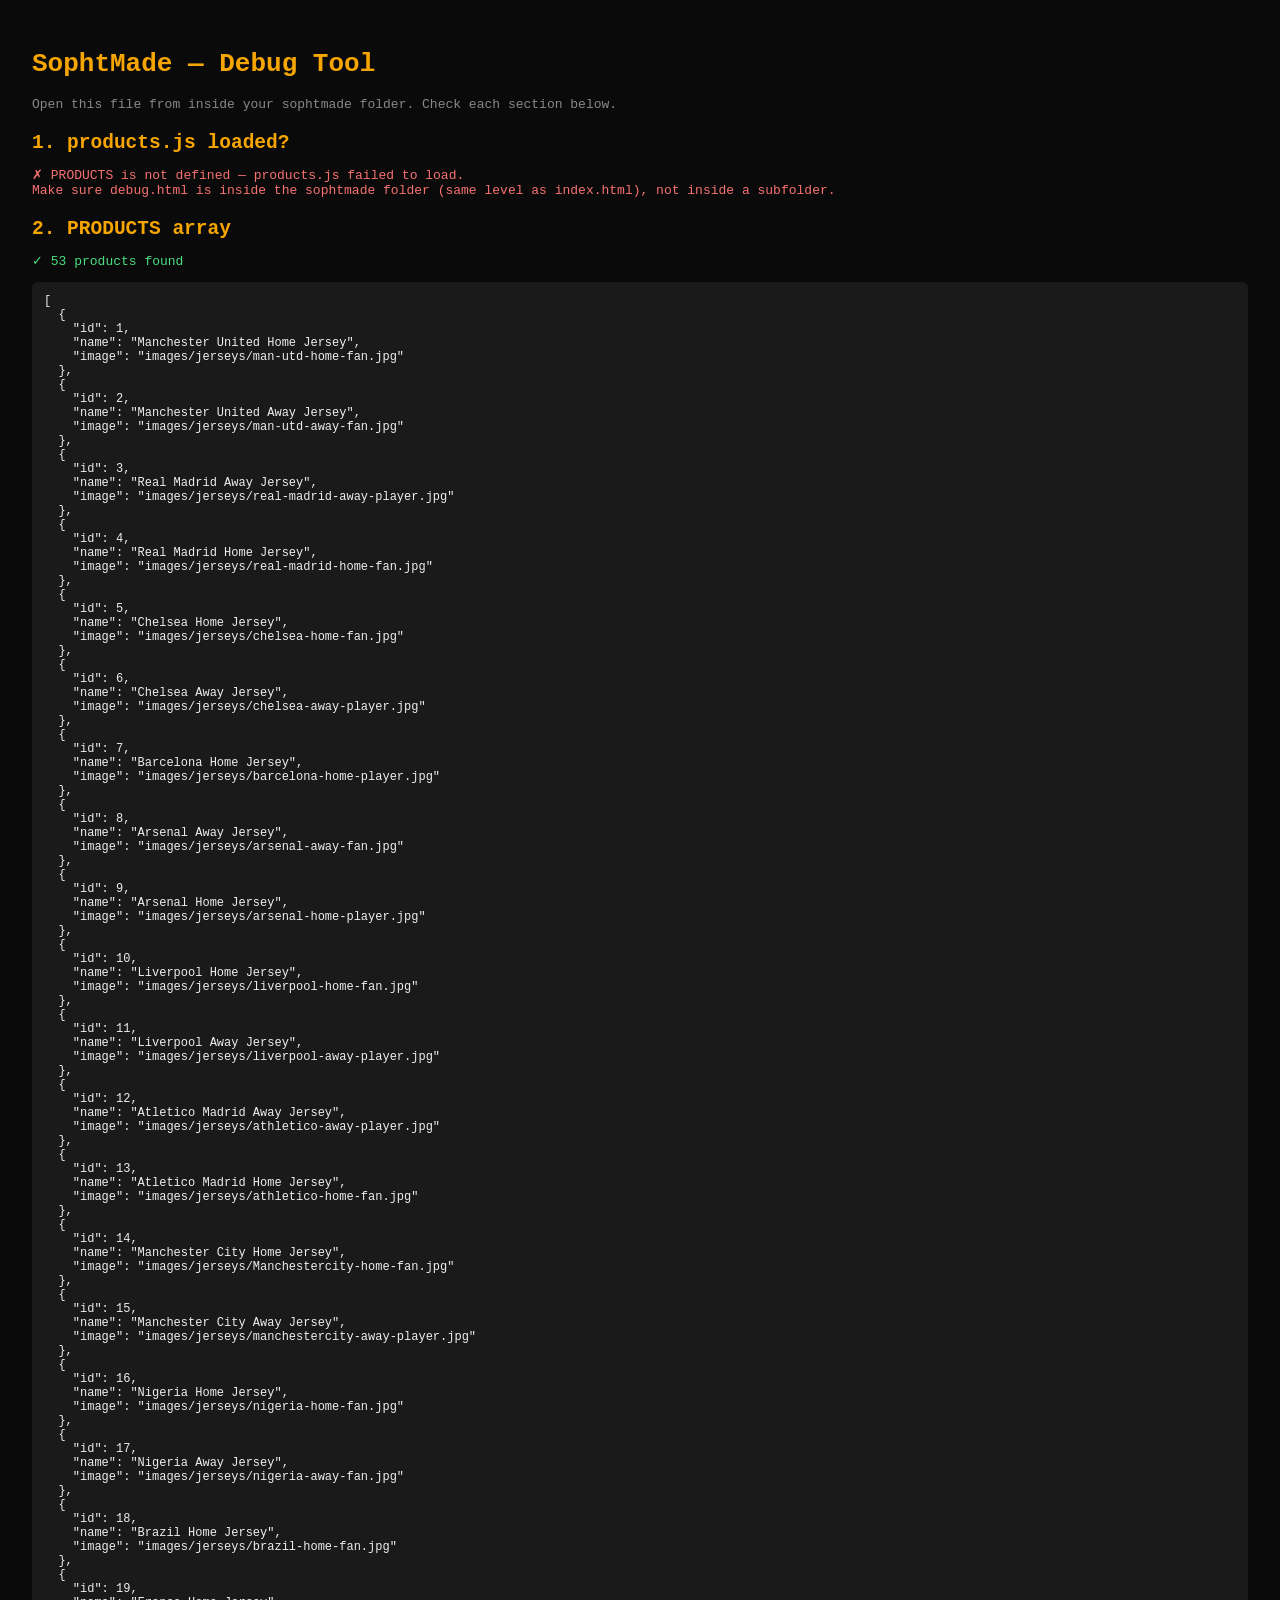
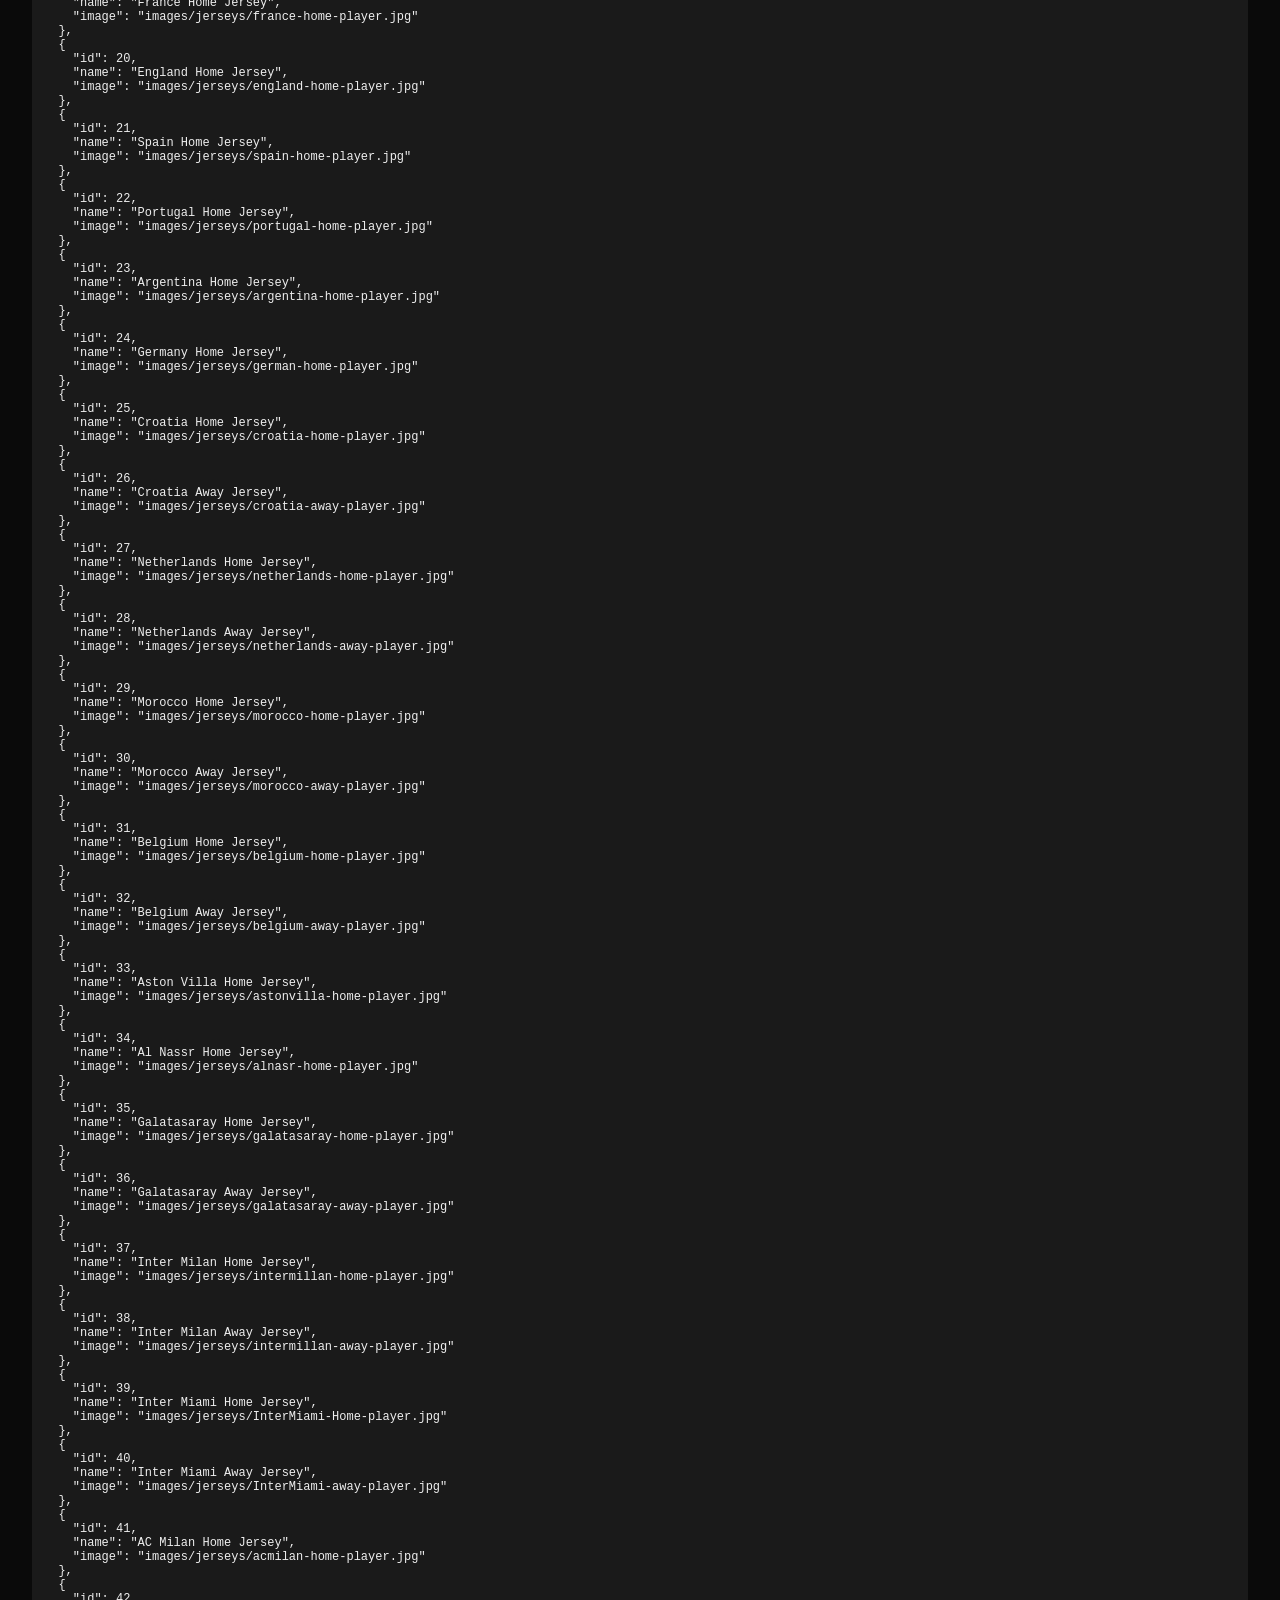
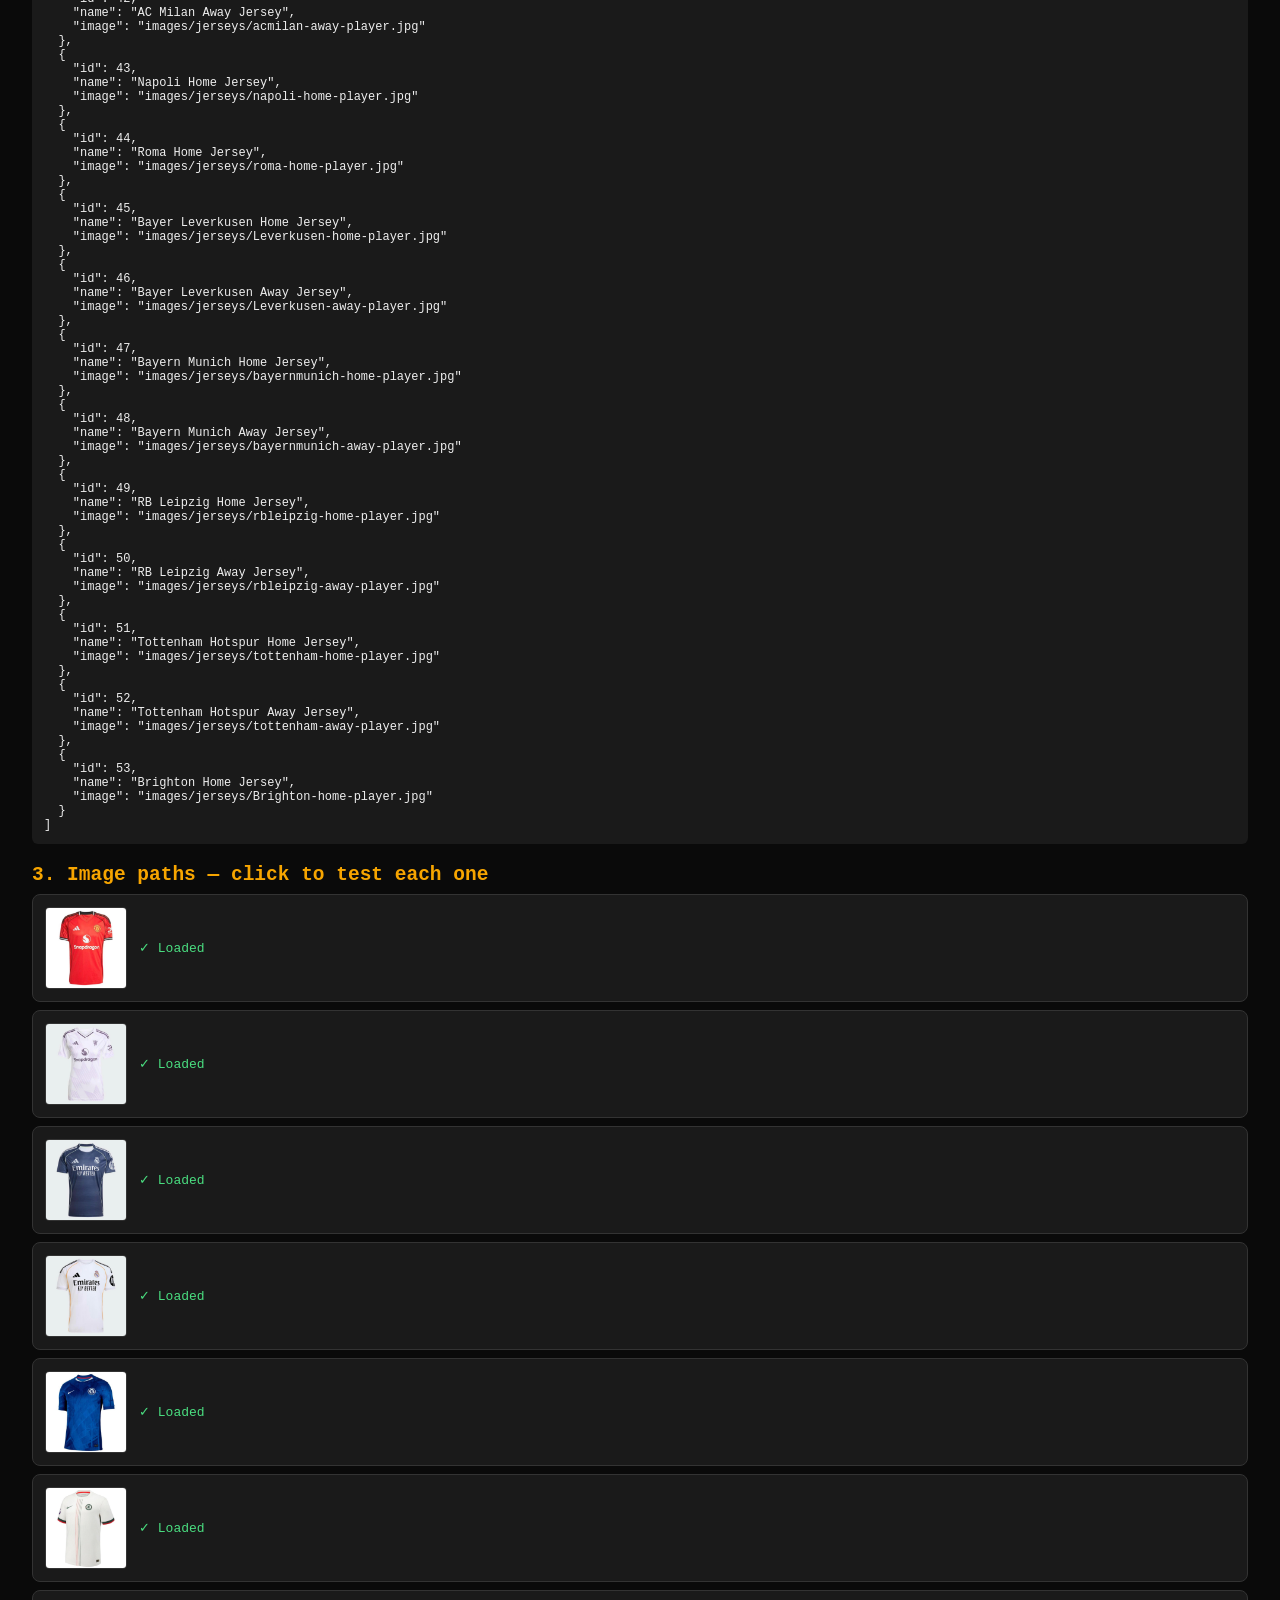
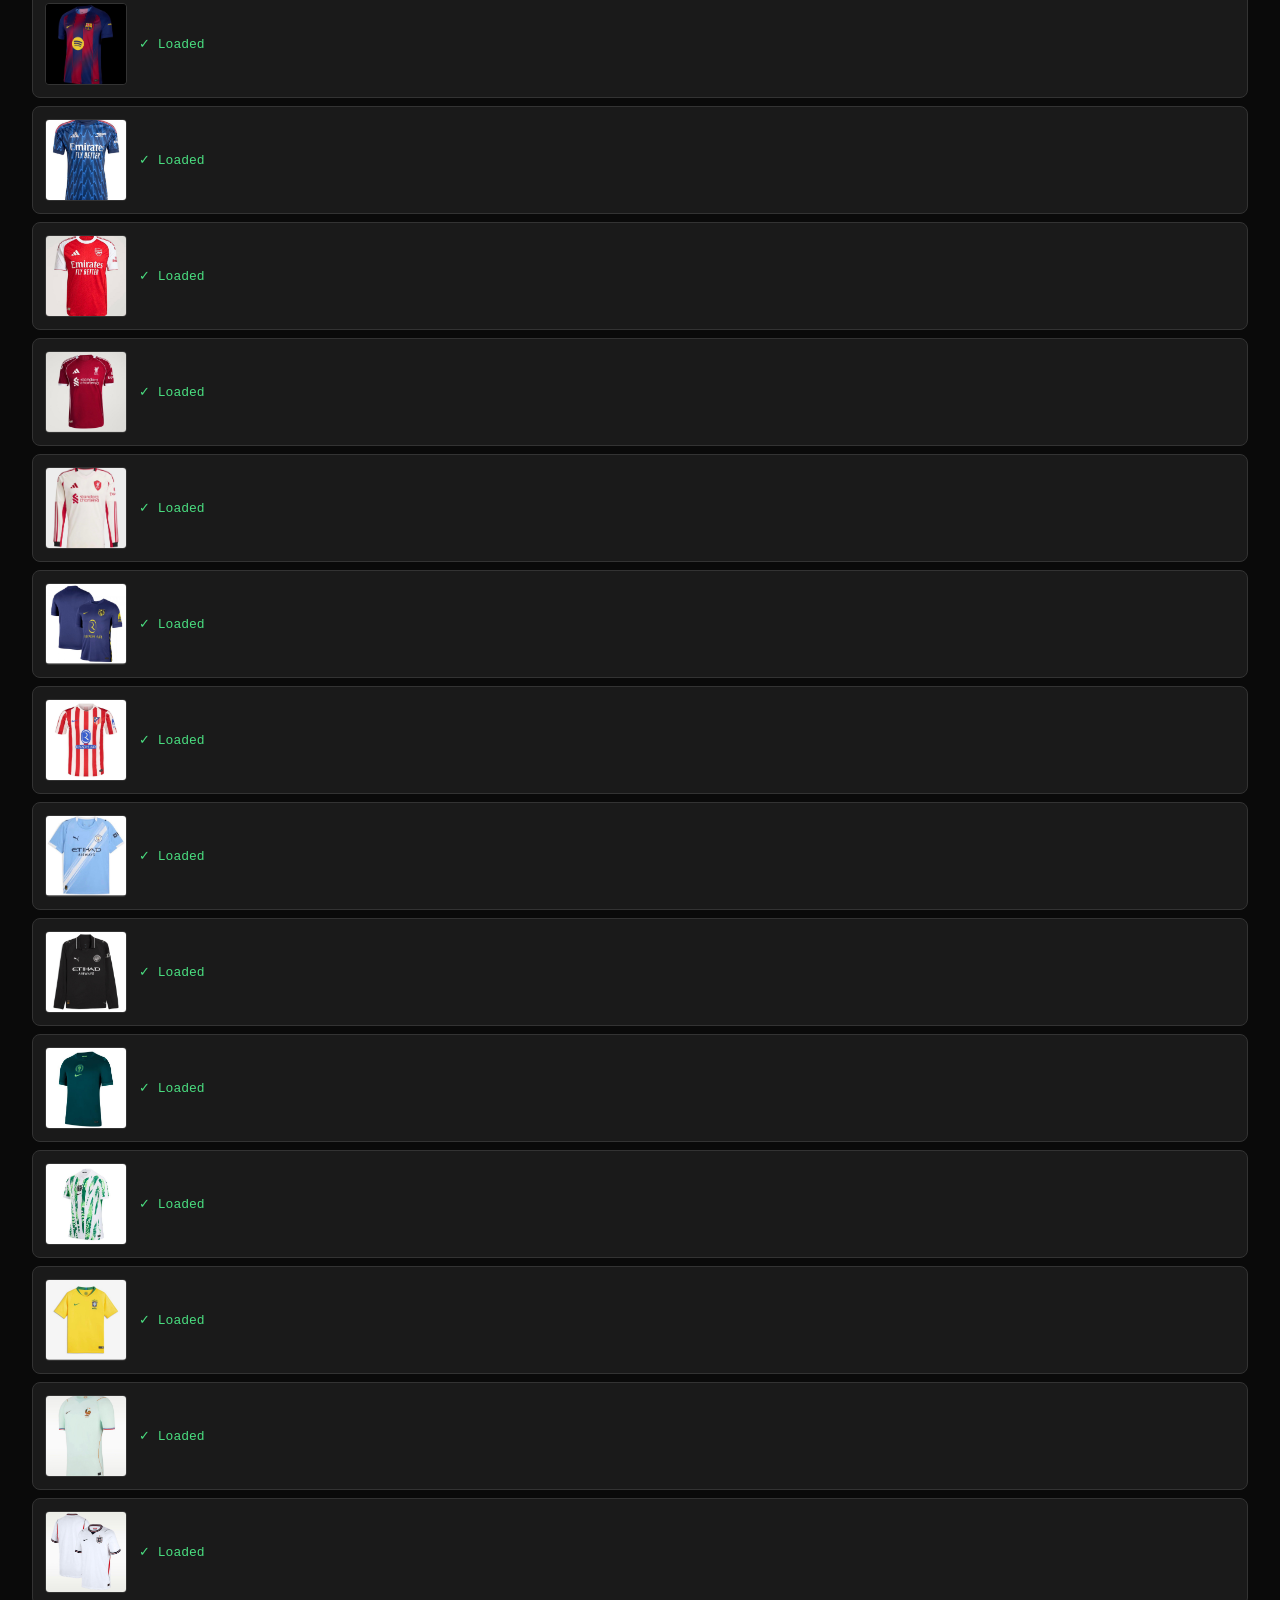
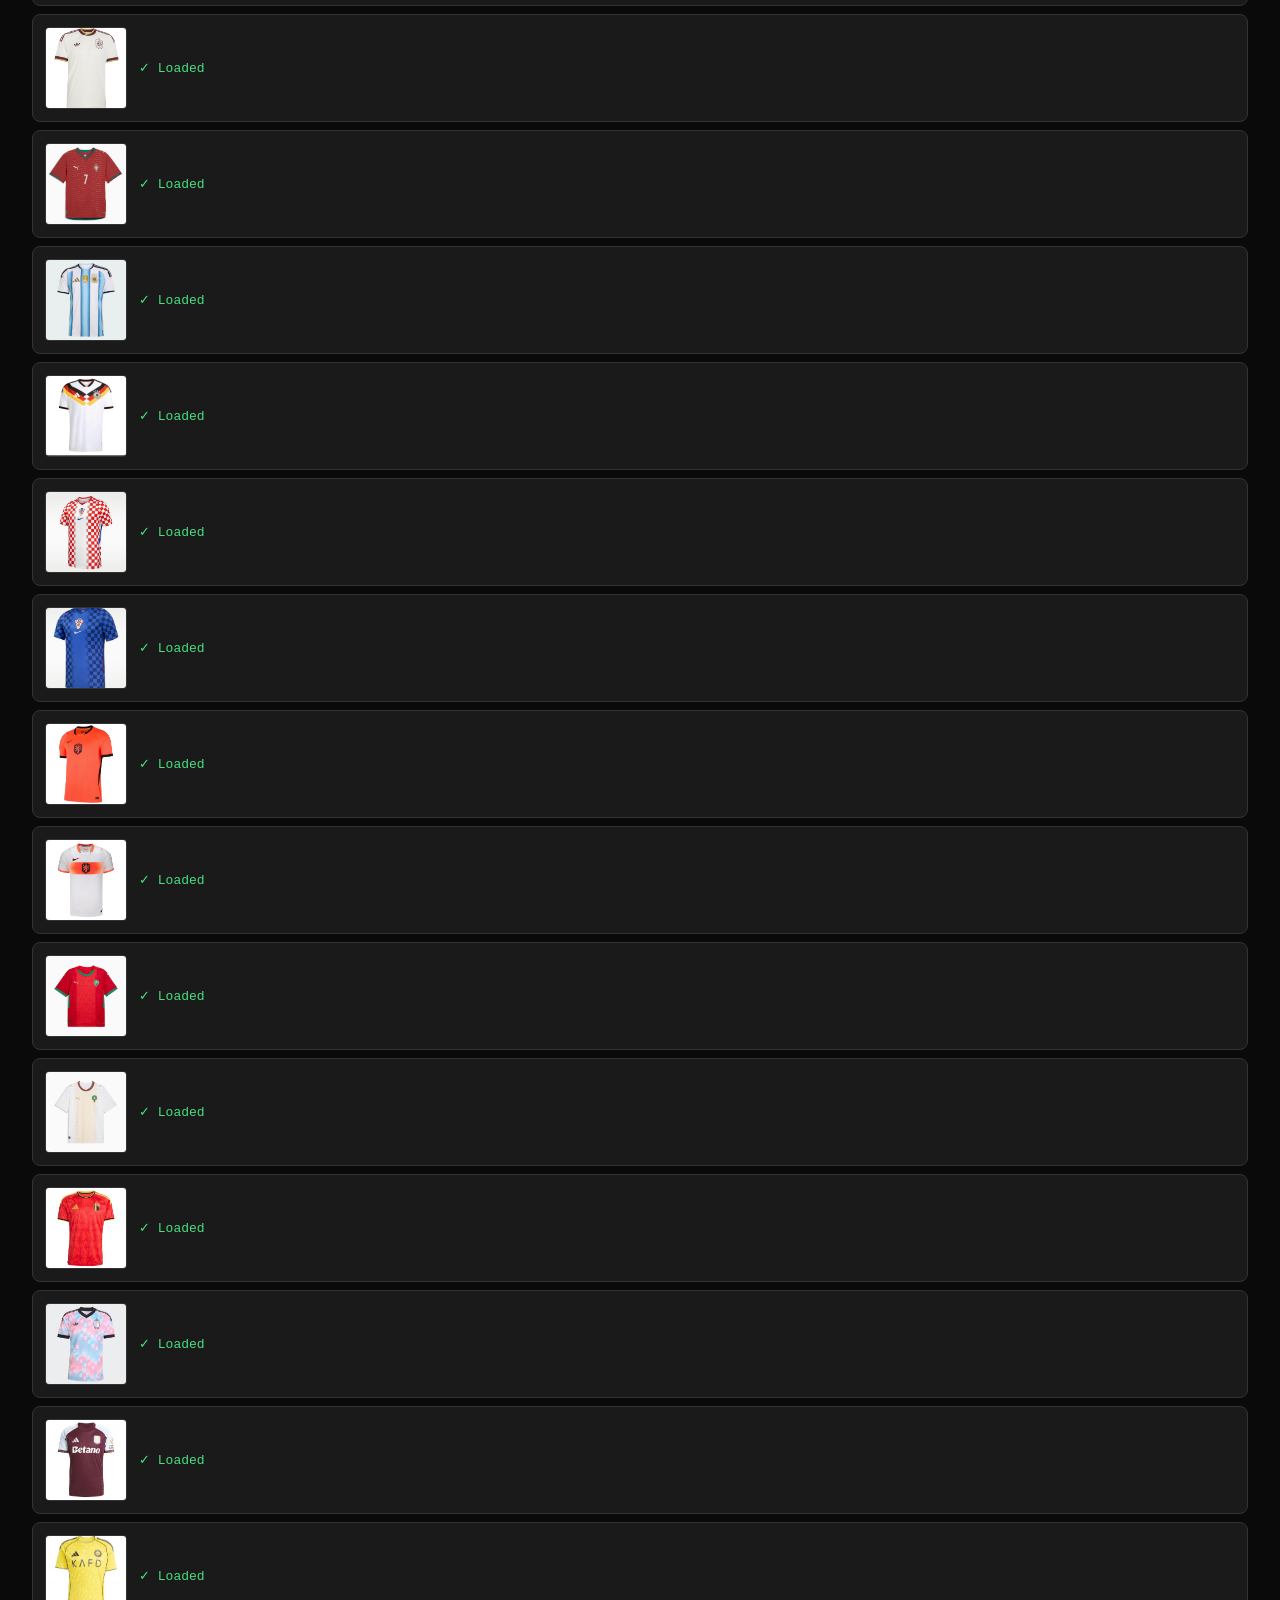
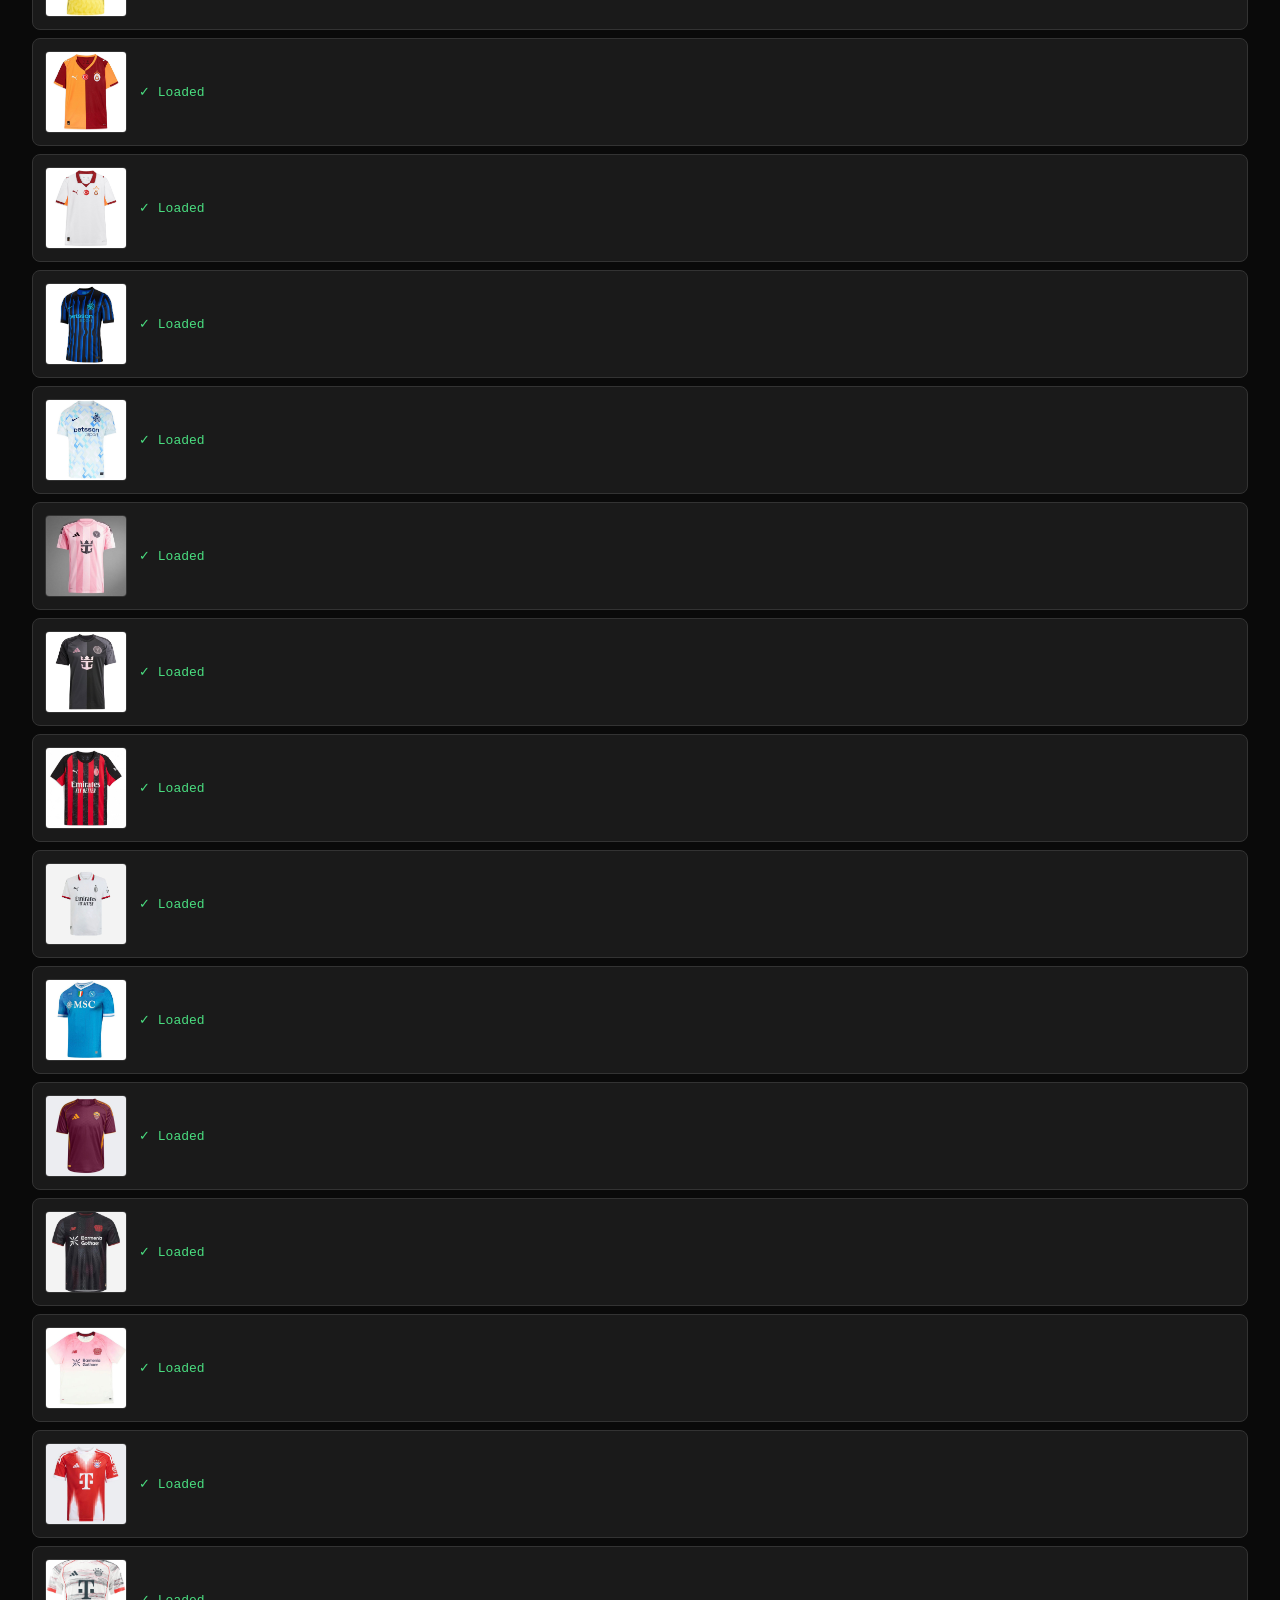
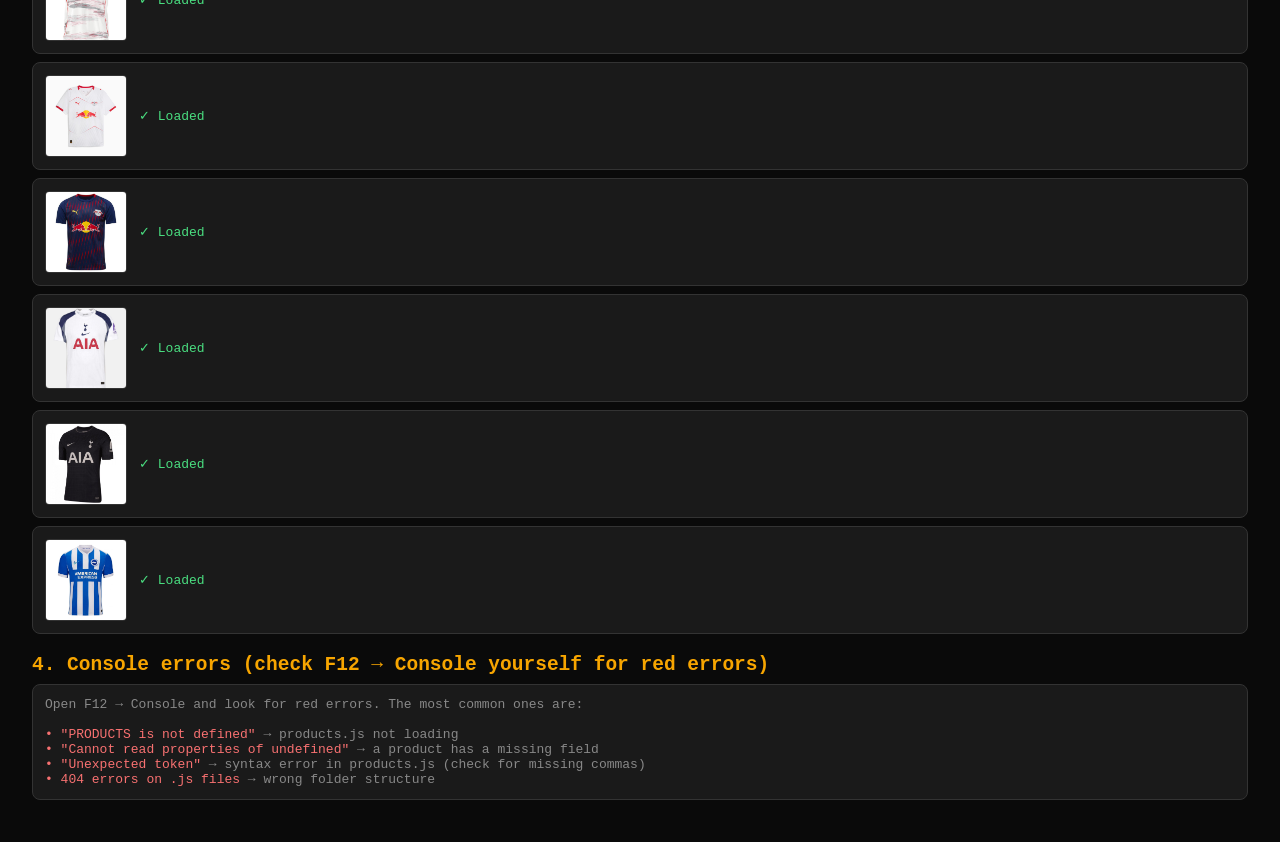
<file: debug.html>
<!DOCTYPE html>
<html lang="en">
<head>
  <meta charset="UTF-8" />
  <title>SophtMade Debug</title>
  <style>
    body { font-family: monospace; padding: 24px; background: #0a0a0a; color: #eee; }
    h2 { color: #F7A500; margin: 20px 0 8px; }
    .ok   { color: #4ade80; }
    .err  { color: #f87171; }
    .warn { color: #fbbf24; }
    pre   { background: #1a1a1a; padding: 12px; border-radius: 6px; font-size: 12px; overflow-x:auto; }
    .card { background: #1a1a1a; border: 1px solid #333; border-radius: 8px; padding: 12px; margin: 8px 0; }
    img.thumb { width: 80px; height: 80px; object-fit: cover; border-radius: 4px; border: 1px solid #333; }
    .row { display: flex; align-items: center; gap: 12px; }
  </style>
</head>
<body>
  <h1 style="color:#F7A500">SophtMade — Debug Tool</h1>
  <p style="color:#888">Open this file from inside your sophtmade folder. Check each section below.</p>

  <h2>1. products.js loaded?</h2>
  <div id="r1"></div>

  <h2>2. PRODUCTS array</h2>
  <div id="r2"></div>

  <h2>3. Image paths — click to test each one</h2>
  <div id="r3"></div>

  <h2>4. Console errors (check F12 → Console yourself for red errors)</h2>
  <div id="r4" class="card" style="color:#888">Open F12 → Console and look for red errors. The most common ones are:<br><br>
    <span class="err">• "PRODUCTS is not defined"</span> → products.js not loading<br>
    <span class="err">• "Cannot read properties of undefined"</span> → a product has a missing field<br>
    <span class="err">• "Unexpected token"</span> → syntax error in products.js (check for missing commas)<br>
    <span class="err">• 404 errors on .js files</span> → wrong folder structure
  </div>

<script>
  // Test 1 — is PRODUCTS defined?
  const r1 = document.getElementById('r1');
  if (typeof PRODUCTS === 'undefined') {
    r1.innerHTML = '<p class="err">✗ PRODUCTS is not defined — products.js failed to load.<br>Make sure debug.html is inside the sophtmade folder (same level as index.html), not inside a subfolder.</p>';
  } else {
    r1.innerHTML = `<p class="ok">✓ products.js loaded. PRODUCTS is defined.</p>`;
  }
</script>

<script src="js/products.js"></script>

<script>
  const r2 = document.getElementById('r2');
  const r3 = document.getElementById('r3');

  if (typeof PRODUCTS === 'undefined') {
    r2.innerHTML = '<p class="err">✗ PRODUCTS still not defined after loading products.js — check for a syntax error inside products.js</p>';
  } else {
    r2.innerHTML = `<p class="ok">✓ ${PRODUCTS.length} products found</p><pre>${JSON.stringify(PRODUCTS.map(p=>({id:p.id,name:p.name,version:p.version,image:p.image})), null, 2)}</pre>`;

    // Test each image
    r3.innerHTML = PRODUCTS.map(p => {
      return `<div class="card">
        <div class="row">
          <img class="thumb" src="${p.image}"
            onload="this.nextElementSibling.innerHTML='<span class=ok>✓ Loaded</span>'"
            onerror="this.nextElementSibling.innerHTML='<span class=err>✗ NOT FOUND</span>'; this.style.display='none'">
          <div>
            <div><b>#${p.id} ${p.name}</b></div>
            <div style="color:#888;font-size:11px">${p.image}</div>
            <div style="margin-top:4px">checking...</div>
          </div>
        </div>
      </div>`;
    }).join('');
  }
</script>
</body>
</html>
</file>
<file: css/style.css>
/* ═══════════════════════════════════════════════
   SOPHTMADE — GLOBAL STYLES & DESIGN TOKENS
   style.css
═══════════════════════════════════════════════ */

/* ── CUSTOM PROPERTIES ── */
:root {
  /* Colors */
  --clr-pitch:    #0A0A0A;
  --clr-charcoal: #1A1A1A;
  --clr-dark:     #222222;
  --clr-amber:    #F7A500;
  --clr-amber-dk: #D48E00;
  --clr-amber-lt: #FFC740;
  --clr-white:    #FFFFFF;
  --clr-warm:     #F5F5F4;
  --clr-grey-100: #F1F0EF;
  --clr-grey-200: #E5E4E2;
  --clr-grey-300: #D1CFCD;
  --clr-grey-400: #9CA3A0;
  --clr-grey-500: #6B7280;
  --clr-grey-600: #4B5563;
  --clr-whatsapp: #25D366;
  --clr-whatsapp-dk: #1EA952;

  /* Typography */
  --font-display: 'Bebas Neue', sans-serif;
  --font-body:    'DM Sans', sans-serif;

  /* Spacing */
  --space-xs:  0.25rem;
  --space-sm:  0.5rem;
  --space-md:  1rem;
  --space-lg:  1.5rem;
  --space-xl:  2rem;
  --space-2xl: 3rem;
  --space-3xl: 4rem;
  --space-4xl: 6rem;

  /* Layout */
  --container-max: 1280px;
  --container-pad: 1.5rem;
  --section-py:    5rem;

  /* Borders */
  --radius-sm:  4px;
  --radius-md:  8px;
  --radius-lg:  12px;
  --radius-xl:  16px;
  --radius-2xl: 24px;
  --radius-full: 9999px;

  /* Shadows */
  --shadow-sm:  0 1px 3px rgba(0,0,0,0.08), 0 1px 2px rgba(0,0,0,0.06);
  --shadow-md:  0 4px 16px rgba(0,0,0,0.10), 0 2px 6px rgba(0,0,0,0.06);
  --shadow-lg:  0 12px 40px rgba(0,0,0,0.14), 0 4px 12px rgba(0,0,0,0.08);
  --shadow-xl:  0 24px 64px rgba(0,0,0,0.18);
  --shadow-amber: 0 8px 32px rgba(247,165,0,0.25);
  --shadow-card-hover: 0 16px 48px rgba(0,0,0,0.14), 0 0 0 1px rgba(247,165,0,0.15);

  /* Transitions */
  --ease-out:   cubic-bezier(0.16, 1, 0.3, 1);
  --dur-fast:   150ms;
  --dur-base:   250ms;
  --dur-slow:   400ms;

  /* Navbar */
  --navbar-h: 68px;
  --nav-height: 68px;

  /* Aliases used in component CSS */
  --container: var(--container-max);
  --amber: var(--clr-amber);
  --transition: var(--dur-base) var(--ease-out);

  /* Safe areas (notched phones) */
  --safe-top: env(safe-area-inset-top, 0px);
  --safe-right: env(safe-area-inset-right, 0px);
  --safe-bottom: env(safe-area-inset-bottom, 0px);
  --safe-left: env(safe-area-inset-left, 0px);
}

/* ── RESET ── */
*, *::before, *::after {
  box-sizing: border-box;
  margin: 0;
  padding: 0;
}

html {
  scroll-behavior: smooth;
  -webkit-text-size-adjust: 100%;
  overflow-x: clip;
}

body {
  font-family: var(--font-body);
  font-size: 1rem;
  line-height: 1.6;
  color: var(--clr-dark);
  background: var(--clr-white);
  -webkit-font-smoothing: antialiased;
  -moz-osx-font-smoothing: grayscale;
  overflow-x: clip;
  min-width: 320px;
}

main {
  min-width: 0;
}

img, video {
  max-width: 100%;
  display: block;
}

a {
  color: inherit;
  text-decoration: none;
}

button {
  font-family: inherit;
  cursor: pointer;
  border: none;
  background: none;
}

ul, ol { list-style: none; }

h1, h2, h3, h4, h5, h6 {
  line-height: 1.2;
  font-weight: 500;
}

/* ── LAYOUT ── */
.container {
  width: 100%;
  max-width: var(--container-max);
  margin-inline: auto;
  padding-inline: var(--container-pad);
}

.section {
  padding-block: var(--section-py);
}

/* ── SECTION HEADERS ── */
.section__header {
  display: flex;
  align-items: flex-end;
  justify-content: space-between;
  margin-bottom: var(--space-2xl);
  gap: var(--space-md);
}

.section__header--center {
  flex-direction: column;
  align-items: center;
  text-align: center;
}

.section__eyebrow {
  font-size: 0.7rem;
  font-weight: 500;
  letter-spacing: 0.14em;
  text-transform: uppercase;
  color: var(--clr-amber);
  margin-bottom: var(--space-xs);
}

.section__eyebrow--light {
  color: var(--clr-amber-lt);
}

.section__title {
  font-family: var(--font-display);
  font-size: clamp(2rem, 4vw, 3rem);
  letter-spacing: 0.02em;
  color: var(--clr-dark);
  line-height: 1;
}

.section__link {
  font-size: 0.875rem;
  font-weight: 500;
  color: var(--clr-amber);
  white-space: nowrap;
  transition: color var(--dur-fast);
  padding-bottom: 2px;
  border-bottom: 1px solid transparent;
}

.section__link:hover {
  border-bottom-color: var(--clr-amber);
}

/* ── BUTTONS ── */
.btn {
  display: inline-flex;
  align-items: center;
  justify-content: center;
  gap: 0.5rem;
  font-family: var(--font-body);
  font-size: 0.875rem;
  font-weight: 500;
  letter-spacing: 0.02em;
  padding: 0.75rem 1.5rem;
  border-radius: var(--radius-md);
  border: 1.5px solid transparent;
  cursor: pointer;
  transition: all var(--dur-base) var(--ease-out);
  white-space: nowrap;
  text-decoration: none;
  position: relative;
  overflow: hidden;
}

.btn--lg {
  font-size: 0.9375rem;
  padding: 0.875rem 2rem;
  border-radius: var(--radius-lg);
}

.btn--sm {
  font-size: 0.8125rem;
  padding: 0.5rem 1rem;
}

.modal__version-section {
  margin-top: var(--space-lg);
}

.modal__version-header {
  display: flex;
  align-items: center;
  justify-content: space-between;
  gap: var(--space-sm);
  margin-bottom: var(--space-sm);
  flex-wrap: wrap;
}

.modal__version-label {
  font-size: 0.8125rem;
  font-weight: 500;
  color: var(--clr-dark);
}

.modal__version-selected {
  font-size: 0.8125rem;
  color: var(--clr-amber);
  font-weight: 500;
}

.modal__version-selected.chosen {
  color: var(--clr-amber-dk);
}

.modal__size-selected.chosen {
  color: var(--clr-amber-dk);
}

.modal__version-empty {
  font-size: 0.875rem;
  color: var(--clr-grey-500);
}

.modal__version-options {
  display: flex;
  flex-wrap: wrap;
  gap: 0.75rem;
}

.version-btn {
  border: 1.5px solid var(--clr-grey-200);
  border-radius: var(--radius-sm);
  background: var(--clr-white);
  color: var(--clr-dark);
  padding: 0.75rem 1rem;
  cursor: pointer;
  font-size: 0.875rem;
  transition: all var(--dur-fast);
}

.version-btn:hover,
.version-btn.active {
  border-color: var(--clr-pitch);
  background: var(--clr-pitch);
  color: var(--clr-amber);
}

.btn--full {
  width: 100%;
}

/* Primary — Amber */
.btn--primary {
  background: var(--clr-amber);
  color: var(--clr-pitch);
  border-color: var(--clr-amber);
}

.btn--primary:hover {
  background: var(--clr-amber-lt);
  border-color: var(--clr-amber-lt);
  box-shadow: var(--shadow-amber);
  transform: translateY(-1px);
}

.btn--primary:active {
  transform: translateY(0);
  box-shadow: none;
}

.btn--primary:disabled {
  background: var(--clr-grey-200);
  color: var(--clr-grey-400);
  border-color: var(--clr-grey-200);
  cursor: not-allowed;
  transform: none;
  box-shadow: none;
}

/* Ghost — for dark backgrounds */
.btn--ghost {
  background: transparent;
  color: var(--clr-white);
  border-color: rgba(255,255,255,0.35);
}

.btn--ghost:hover {
  background: rgba(255,255,255,0.08);
  border-color: rgba(255,255,255,0.6);
}

.btn--secondary {
  background: var(--clr-warm);
  color: var(--clr-dark);
  border-color: var(--clr-grey-200);
}

.btn--secondary:hover {
  background: var(--clr-grey-100);
  border-color: var(--clr-grey-300);
}

/* WhatsApp */
.btn--whatsapp {
  background: var(--clr-whatsapp);
  color: var(--clr-white);
  border-color: var(--clr-whatsapp);
}

.btn--whatsapp:hover {
  background: var(--clr-whatsapp-dk);
  border-color: var(--clr-whatsapp-dk);
  transform: translateY(-1px);
  box-shadow: 0 8px 24px rgba(37,211,102,0.3);
}

/* ── BADGES ── */
.badge {
  display: inline-block;
  font-size: 0.7rem;
  font-weight: 500;
  letter-spacing: 0.04em;
  padding: 3px 10px;
  border-radius: var(--radius-full);
  background: var(--clr-amber);
  color: var(--clr-pitch);
  text-transform: capitalize;
}

.badge--secondary {
  background: var(--clr-charcoal);
  color: var(--clr-grey-300);
}

.badge--fan   { background: rgba(247,165,0,0.15); color: #A06D00; }
.badge--player { background: rgba(26,26,26,0.08); color: var(--clr-charcoal); }

/* ── STAR RATINGS ── */
.stars {
  color: var(--clr-amber);
  font-size: 0.85rem;
  letter-spacing: 0.05em;
}

.stars__count {
  font-size: 0.75rem;
  color: var(--clr-grey-500);
  margin-left: 4px;
  font-family: var(--font-body);
}

/* ── WHY SECTION ── */
.why__grid {
  display: grid;
  grid-template-columns: repeat(4, 1fr);
  gap: var(--space-xl);
}

.why__item {
  text-align: center;
  padding: var(--space-xl) var(--space-lg);
  border-radius: var(--radius-xl);
  background: var(--clr-warm);
  transition: transform var(--dur-base) var(--ease-out), box-shadow var(--dur-base);
}

.why__item:hover {
  transform: translateY(-4px);
  box-shadow: var(--shadow-md);
}

.why__icon {
  width: 56px;
  height: 56px;
  background: var(--clr-pitch);
  border-radius: var(--radius-lg);
  display: flex;
  align-items: center;
  justify-content: center;
  margin: 0 auto var(--space-md);
  color: var(--clr-amber);
  transition: background var(--dur-base);
}

.why__item:hover .why__icon {
  background: var(--clr-amber);
  color: var(--clr-pitch);
}

.why__title {
  font-size: 1rem;
  font-weight: 500;
  color: var(--clr-dark);
  margin-bottom: var(--space-sm);
}

.why__desc {
  font-size: 0.875rem;
  color: var(--clr-grey-500);
  line-height: 1.6;
}

/* ── TESTIMONIALS ── */
.testimonials {
  background: var(--clr-warm);
}

.testi__grid {
  display: grid;
  grid-template-columns: repeat(3, 1fr);
  gap: var(--space-lg);
  align-items: start;
}

.testi__card {
  background: var(--clr-white);
  border-radius: var(--radius-xl);
  padding: var(--space-xl);
  box-shadow: var(--shadow-sm);
  transition: transform var(--dur-base) var(--ease-out), box-shadow var(--dur-base);
}

.testi__card:hover {
  transform: translateY(-4px);
  box-shadow: var(--shadow-lg);
}

.testi__card--featured {
  background: var(--clr-pitch);
  color: var(--clr-white);
  transform: scale(1.03);
}

.testi__card--featured:hover {
  transform: scale(1.03) translateY(-4px);
}

.testi__stars {
  color: var(--clr-amber);
  font-size: 0.9rem;
  letter-spacing: 0.1em;
  margin-bottom: var(--space-md);
}

.testi__quote {
  font-size: 0.9375rem;
  line-height: 1.65;
  color: inherit;
  margin-bottom: var(--space-lg);
  font-style: italic;
}

.testi__card--featured .testi__quote {
  color: var(--clr-grey-300);
}

.testi__footer {
  display: flex;
  align-items: center;
  gap: var(--space-sm);
}

.testi__avatar {
  width: 40px;
  height: 40px;
  border-radius: var(--radius-full);
  background: var(--clr-amber);
  color: var(--clr-pitch);
  font-size: 0.75rem;
  font-weight: 500;
  display: flex;
  align-items: center;
  justify-content: center;
  flex-shrink: 0;
}

.testi__card--featured .testi__avatar {
  background: rgba(247,165,0,0.2);
  color: var(--clr-amber);
}

.testi__name {
  font-size: 0.875rem;
  font-weight: 500;
}

.testi__location {
  font-size: 0.75rem;
  color: var(--clr-grey-400);
}

.testi__card--featured .testi__location {
  color: var(--clr-grey-500);
}

/* ── WHATSAPP CTA ── */
.whatsapp-cta {
  background: var(--clr-pitch);
}

.whatsapp-cta__inner {
  display: flex;
  align-items: center;
  justify-content: space-between;
  gap: var(--space-2xl);
  padding: var(--space-xl) 0;
}

.whatsapp-cta__title {
  font-family: var(--font-display);
  font-size: clamp(1.75rem, 3.5vw, 2.75rem);
  color: var(--clr-white);
  letter-spacing: 0.02em;
  margin-bottom: var(--space-sm);
  line-height: 1;
}

.whatsapp-cta__desc {
  font-size: 0.9375rem;
  color: var(--clr-grey-500);
  max-width: 420px;
}

/* ── COLLECTIONS ── */
.collections__grid {
  display: grid;
  grid-template-columns: 1fr 1fr;
  gap: var(--space-lg);
}

.collection-tile {
  position: relative;
  border-radius: var(--radius-2xl);
  overflow: hidden;
  min-height: 320px;
  display: flex;
  align-items: flex-end;
  text-decoration: none;
  background: var(--clr-charcoal);
  transition: transform var(--dur-slow) var(--ease-out), box-shadow var(--dur-slow);
}

.collection-tile:hover {
  transform: translateY(-4px);
  box-shadow: var(--shadow-xl);
}

.collection-tile__bg {
  position: absolute;
  inset: 0;
  background-color: var(--clr-charcoal);
  transition: transform var(--dur-slow) var(--ease-out);
  overflow: hidden;
}

.collection-tile__bg-img {
  width: 100%;
  height: 100%;
  object-fit: cover;
  object-position: center;
  transition: transform var(--dur-slow) var(--ease-out);
}

.collection-tile:hover .collection-tile__bg-img {
  transform: scale(1.05);
}

.collection-tile__overlay {
  position: absolute;
  inset: 0;
  background: linear-gradient(
    to top,
    rgba(10,10,10,0.92) 0%,
    rgba(10,10,10,0.5) 50%,
    rgba(10,10,10,0.1) 100%
  );
}

.collection-tile__content {
  position: relative;
  z-index: 2;
  padding: var(--space-xl) var(--space-xl) var(--space-xl);
}

.collection-tile__eyebrow {
  font-size: 0.7rem;
  font-weight: 500;
  letter-spacing: 0.12em;
  text-transform: uppercase;
  color: var(--clr-amber);
  margin-bottom: var(--space-sm);
}

.collection-tile__title {
  font-family: var(--font-display);
  font-size: 2.25rem;
  color: var(--clr-white);
  letter-spacing: 0.02em;
  line-height: 1;
  margin-bottom: var(--space-xs);
}

.collection-tile__sub {
  font-size: 0.875rem;
  color: var(--clr-grey-400);
  margin-bottom: var(--space-md);
}

.collection-tile__cta {
  display: inline-flex;
  align-items: center;
  gap: 6px;
  font-size: 0.875rem;
  font-weight: 500;
  color: var(--clr-amber);
  transition: gap var(--dur-fast);
}

.collection-tile:hover .collection-tile__cta {
  gap: 10px;
}

/* ── CONTACT HERO ── */
.contact-hero {
  background: var(--clr-pitch);
  padding: calc(var(--navbar-h) + var(--space-4xl)) 0 var(--space-4xl);
  position: relative;
}

.contact-hero__overlay {
  position: absolute;
  inset: 0;
  background: radial-gradient(ellipse at 70% 50%, rgba(247,165,0,0.06) 0%, transparent 60%);
  pointer-events: none;
}

.contact-hero__content {
  position: relative;
  z-index: 1;
  max-width: 600px;
}

.contact-hero__title {
  font-family: var(--font-display);
  font-size: clamp(3rem, 7vw, 5.5rem);
  color: var(--clr-white);
  letter-spacing: 0.02em;
  line-height: 1;
  margin-bottom: var(--space-md);
}

.contact-hero__sub {
  font-size: 1.0625rem;
  color: var(--clr-grey-400);
  margin-bottom: var(--space-xl);
  max-width: 400px;
}

/* ── CONTACT CARDS ── */
.contact-cards {
  display: grid;
  grid-template-columns: repeat(4, 1fr);
  gap: var(--space-lg);
}

.contact-card {
  background: var(--clr-warm);
  border-radius: var(--radius-xl);
  padding: var(--space-xl);
  transition: transform var(--dur-base) var(--ease-out), box-shadow var(--dur-base);
}

.contact-card:hover {
  transform: translateY(-4px);
  box-shadow: var(--shadow-md);
}

.contact-card__icon {
  width: 52px;
  height: 52px;
  background: var(--clr-pitch);
  border-radius: var(--radius-md);
  display: flex;
  align-items: center;
  justify-content: center;
  color: var(--clr-amber);
  margin-bottom: var(--space-md);
}

.contact-card__title {
  font-size: 1rem;
  font-weight: 500;
  color: var(--clr-dark);
  margin-bottom: var(--space-sm);
}

.contact-card__desc {
  font-size: 0.875rem;
  color: var(--clr-grey-500);
  line-height: 1.6;
  margin-bottom: var(--space-sm);
}

.contact-card__desc:last-child { margin-bottom: 0; }

/* ── FAQ ── */
.faq-section { background: var(--clr-white); }

.faq-list {
  max-width: 720px;
  margin: 0 auto;
}

.faq-item {
  border-bottom: 1px solid var(--clr-grey-200);
}

.faq-item:first-child {
  border-top: 1px solid var(--clr-grey-200);
}

.faq-item__question {
  width: 100%;
  display: flex;
  align-items: center;
  justify-content: space-between;
  gap: var(--space-md);
  padding: var(--space-lg) 0;
  font-size: 0.9375rem;
  font-weight: 500;
  color: var(--clr-dark);
  text-align: left;
  cursor: pointer;
  transition: color var(--dur-fast);
  background: none;
  border: none;
  font-family: var(--font-body);
}

.faq-item__question:hover { color: var(--clr-amber); }

.faq-item__question[aria-expanded="true"] { color: var(--clr-amber); }

.faq-item__chevron {
  flex-shrink: 0;
  transition: transform var(--dur-base) var(--ease-out);
  color: var(--clr-grey-400);
}

.faq-item__question[aria-expanded="true"] .faq-item__chevron {
  transform: rotate(180deg);
  color: var(--clr-amber);
}

.faq-item__answer {
  padding-bottom: var(--space-lg);
}

.faq-item__answer p {
  font-size: 0.9375rem;
  color: var(--clr-grey-600);
  line-height: 1.7;
}

/* ── FOOTER ── */
.footer {
  background: var(--clr-pitch);
  padding: var(--space-4xl) 0 var(--space-xl);
}

.footer__grid {
  display: grid;
  grid-template-columns: 2fr 1fr 1fr 1fr;
  gap: var(--space-2xl);
  margin-bottom: var(--space-2xl);
  padding-bottom: var(--space-2xl);
  border-bottom: 1px solid rgba(255,255,255,0.07);
}

.footer__logo {
  font-family: var(--font-display);
  font-size: 1.75rem;
  letter-spacing: 0.05em;
  color: var(--clr-white);
  display: inline-block;
  margin-bottom: var(--space-md);
}

.footer__tagline {
  font-size: 0.875rem;
  color: var(--clr-grey-500);
  line-height: 1.6;
  margin-bottom: var(--space-lg);
}

.footer__whatsapp {
  display: inline-flex;
  align-items: center;
  gap: var(--space-sm);
  font-size: 0.875rem;
  color: var(--clr-whatsapp);
  transition: color var(--dur-fast);
}

.footer__whatsapp:hover { color: #3fe077; }

.footer__col-title {
  font-size: 0.7rem;
  font-weight: 500;
  letter-spacing: 0.12em;
  text-transform: uppercase;
  color: var(--clr-grey-500);
  margin-bottom: var(--space-md);
}

.footer__link {
  display: block;
  font-size: 0.875rem;
  color: var(--clr-grey-400);
  margin-bottom: var(--space-sm);
  transition: color var(--dur-fast);
}

.footer__link:hover { color: var(--clr-white); }

.footer__bottom {
  display: flex;
  justify-content: space-between;
  align-items: center;
  gap: var(--space-md);
  flex-wrap: wrap;
}

.footer__copy {
  font-size: 0.8125rem;
  color: var(--clr-grey-600);
}

.footer__copy--muted { color: rgba(107,114,128,0.6); }

/* ── WHATSAPP BUBBLE ── */
.wa-bubble {
  display: none;
  position: fixed;
  bottom: calc(1.5rem + var(--safe-bottom));
  right: calc(1.5rem + var(--safe-right));
  z-index: 900;
  width: 56px;
  height: 56px;
  background: var(--clr-whatsapp);
  border-radius: var(--radius-full);
  align-items: center;
  justify-content: center;
  color: white;
  box-shadow: 0 4px 20px rgba(37,211,102,0.4);
  transition: transform var(--dur-base) var(--ease-out), box-shadow var(--dur-base);
}

.wa-bubble:hover {
  transform: scale(1.1);
  box-shadow: 0 8px 30px rgba(37,211,102,0.5);
}

.page--shop, .page--cart, .page--contact {
  padding-top: var(--navbar-h);
}
</file>
<file: css/navbar.css>
/* ═══════════════════════════════════════════════
   NAVBAR
═══════════════════════════════════════════════ */

.navbar {
  position: fixed;
  top: 0;
  left: 0;
  right: 0;
  z-index: 900;
  height: var(--nav-height);
  padding-top: var(--safe-top);
  background: transparent;
  transition: background var(--transition), box-shadow var(--transition);
}

/* Always solid on non-hero pages */
.navbar--light,
.page--shop    .navbar,
.page--cart    .navbar,
.page--contact .navbar {
  background: #ffffff !important;
  box-shadow: 0 1px 0 #e5e5e3;
}

/* Scrolled state */
.navbar--scrolled {
  background: rgba(255,255,255,0.97) !important;
  backdrop-filter: blur(12px);
  -webkit-backdrop-filter: blur(12px);
  box-shadow: 0 1px 0 #e5e5e3;
}

/* ── Inner ───────────────────────────────────── */
.navbar__inner {
  display: flex;
  align-items: center;
  justify-content: space-between;
  height: 100%;
  max-width: var(--container-max);
  margin: 0 auto;
  padding: 0 max(1rem, var(--container-pad));
  gap: 0.75rem;
}

/* ── Logo ────────────────────────────────────── */
.navbar__logo {
  display: flex;
  align-items: center;
  gap: 8px;
  flex-shrink: 0;
  text-decoration: none;
}
.navbar__logo-img {
  height: 36px;
  width: auto;
  object-fit: contain;
}
.navbar__logo-text {
  font-family: var(--font-display);
  font-size: 24px;
  letter-spacing: .06em;
  color: #ffffff;
  transition: color var(--transition);
}
.navbar--scrolled  .navbar__logo-text,
.navbar--light     .navbar__logo-text,
.page--shop    .navbar .navbar__logo-text,
.page--cart    .navbar .navbar__logo-text,
.page--contact .navbar .navbar__logo-text { color: #222222; }

/* ── Desktop nav links ───────────────────────── */
.navbar__nav {
  display: flex;
  align-items: center;
  gap: 32px;
}

.navbar__link {
  font-size: 13px;
  font-weight: 500;
  letter-spacing: .03em;
  color: rgba(255,255,255,0.75);
  position: relative;
  transition: color var(--transition);
  text-decoration: none;
  white-space: nowrap;
}
.navbar__link::after {
  content: '';
  position: absolute;
  bottom: -4px;
  left: 0; right: 0;
  height: 1.5px;
  background: var(--amber);
  transform: scaleX(0);
  transition: transform var(--transition);
  transform-origin: left;
}
.navbar__link:hover,
.navbar__link--active { color: #ffffff; }
.navbar__link--active::after,
.navbar__link:hover::after { transform: scaleX(1); }

.navbar--scrolled  .navbar__link,
.navbar--light     .navbar__link,
.page--shop    .navbar .navbar__link,
.page--cart    .navbar .navbar__link,
.page--contact .navbar .navbar__link { color: #6b7280; }

.navbar--scrolled  .navbar__link:hover,
.navbar--scrolled  .navbar__link--active,
.navbar--light     .navbar__link:hover,
.navbar--light     .navbar__link--active,
.page--shop    .navbar .navbar__link:hover,
.page--shop    .navbar .navbar__link--active,
.page--cart    .navbar .navbar__link:hover,
.page--cart    .navbar .navbar__link--active,
.page--contact .navbar .navbar__link:hover,
.page--contact .navbar .navbar__link--active { color: #222222; }

/* ── Cart icon ───────────────────────────────── */
.navbar__actions {
  display: flex;
  align-items: center;
  gap: 16px;
}
.navbar__cart {
  position: relative;
  display: flex;
  align-items: center;
  justify-content: center;
  color: #ffffff;
  transition: color var(--transition);
  text-decoration: none;
}
.navbar--scrolled  .navbar__cart,
.navbar--light     .navbar__cart,
.page--shop    .navbar .navbar__cart,
.page--cart    .navbar .navbar__cart,
.page--contact .navbar .navbar__cart { color: #222222; }
.navbar__cart:hover { color: var(--amber); }

.navbar__cart-count {
  position: absolute;
  top: -8px; right: -8px;
  min-width: 18px; height: 18px;
  background: var(--amber);
  color: #0a0a0a;
  font-size: 10px;
  font-weight: 500;
  border-radius: 9999px;
  display: flex;
  align-items: center;
  justify-content: center;
  padding: 0 4px;
  transition: transform var(--transition);
}
.navbar__cart-count.bump { transform: scale(1.4); }
.navbar__cart-count[data-count="0"] { display: none; }

/* ── Hamburger — HIDDEN on desktop ──────────── */
.navbar__hamburger {
  display: none;
  flex-direction: column;
  justify-content: center;
  align-items: center;
  gap: 5px;
  width: 40px;
  height: 40px;
  cursor: pointer;
  background: none;
  border: none;
  padding: 4px;
  flex-shrink: 0;
  -webkit-tap-highlight-color: transparent;
}
.navbar__hamburger span {
  display: block;
  width: 22px;
  height: 2px;
  background: #ffffff;
  border-radius: 2px;
  transition: transform 0.25s ease, opacity 0.25s ease;
  pointer-events: none;
}
.navbar--scrolled  .navbar__hamburger span,
.navbar--light     .navbar__hamburger span,
.page--shop    .navbar .navbar__hamburger span,
.page--cart    .navbar .navbar__hamburger span,
.page--contact .navbar .navbar__hamburger span { background: #222222; }

/* Hamburger → X */
.navbar__hamburger.open span:nth-child(1) { transform: translateY(7px) rotate(45deg); }
.navbar__hamburger.open span:nth-child(2) { opacity: 0; transform: scaleX(0); }
.navbar__hamburger.open span:nth-child(3) { transform: translateY(-7px) rotate(-45deg); }

/* ════════════════════════════════════════════
   MOBILE ≤ 768px
════════════════════════════════════════════ */
@media (max-width: 768px) {

  /* Show hamburger */
  .navbar__hamburger { display: flex; }

  /* ── Mobile nav dropdown ─────────────────── */
  .navbar__nav {
    /* Always rendered in DOM, hidden via clip */
    display: flex !important;
    flex-direction: column;
    align-items: stretch;
    gap: 0;

    /* Positioning */
    position: fixed;
    top: var(--nav-height);
    left: 0;
    right: 0;
    z-index: 899;

    /* Appearance */
    background: #ffffff;
    border-bottom: 2px solid #F7A500;
    box-shadow: 0 8px 32px rgba(0,0,0,0.15);

    /* Hidden state — clip height */
    max-height: 0;
    overflow: hidden;
    pointer-events: none;
    visibility: hidden;
    transition: max-height 0.35s ease, visibility 0.35s ease;

    /* Reset desktop padding */
    padding: 0;
  }

  /* Open state */
  .navbar__nav.open {
    max-height: 400px;
    pointer-events: auto;
    visibility: visible;
    padding: 8px 0 12px;
  }

  /* Each link */
  .navbar__nav .navbar__link {
    display: block !important;
    padding: 16px 24px;
    font-size: 16px;
    font-weight: 500;
    color: #555555 !important;
    border-bottom: 1px solid #f0f0f0;
    text-decoration: none;
    transition: background 0.15s ease, color 0.15s ease;
  }
  .navbar__nav .navbar__link:last-child { border-bottom: none; }
  .navbar__nav .navbar__link:hover,
  .navbar__nav .navbar__link--active {
    color: #222222 !important;
    background: #fdf8ec;
  }
  /* Hide the underline animation on mobile */
  .navbar__nav .navbar__link::after { display: none !important; }

  .navbar__inner {
    padding-inline: max(1rem, var(--container-pad));
  }

  .navbar__logo-text {
    font-size: 1.25rem;
  }

  .navbar__nav {
    top: calc(var(--nav-height) + var(--safe-top));
    padding-bottom: var(--safe-bottom);
  }
}

@media (max-width: 380px) {
  .navbar__logo-text {
    font-size: 1.125rem;
    letter-spacing: 0.04em;
  }
}
</file>
<file: css/cart.css>
/* ═══════════════════════════════════════════════
   CART PAGE
   cart.css
═══════════════════════════════════════════════ */

.cart-page {
  min-height: 100vh;
  padding: var(--space-2xl) 0 var(--space-4xl);
}

.cart-page__header {
  display: flex;
  align-items: baseline;
  gap: var(--space-md);
  margin-bottom: var(--space-2xl);
  padding-bottom: var(--space-lg);
  border-bottom: 1px solid var(--clr-grey-200);
}

.cart-page__title {
  font-family: var(--font-display);
  font-size: clamp(2.25rem, 5vw, 3.5rem);
  letter-spacing: 0.02em;
  color: var(--clr-dark);
  line-height: 1;
}

.cart-page__count {
  font-size: 0.875rem;
  color: var(--clr-grey-400);
}

/* ── LAYOUT ── */
.cart-layout {
  display: grid;
  grid-template-columns: 1fr 380px;
  gap: var(--space-2xl);
  align-items: start;
}

/* ── CART ITEMS ── */
.cart-items {
  display: flex;
  flex-direction: column;
  gap: 0;
}

.cart-item {
  display: grid;
  grid-template-columns: 100px 1fr auto;
  gap: var(--space-lg);
  padding: var(--space-lg) 0;
  border-bottom: 1px solid var(--clr-grey-100);
  align-items: start;
  animation: cartItemIn var(--dur-base) var(--ease-out);
}

.cart-item:first-child {
  border-top: 1px solid var(--clr-grey-100);
}

@keyframes cartItemIn {
  from { opacity: 0; transform: translateX(-10px); }
  to   { opacity: 1; transform: translateX(0); }
}

/* Thumbnail */
.cart-item__thumb {
  width: 100px;
  aspect-ratio: 3 / 4;
  border-radius: var(--radius-lg);
  overflow: hidden;
  background: var(--clr-warm);
  flex-shrink: 0;
  position: relative;
}

.cart-item__thumb img {
  width: 100%;
  height: 100%;
  object-fit: cover;
  object-position: top center;
}

.cart-item__thumb-placeholder {
  position: absolute;
  inset: 0;
  display: flex;
  align-items: center;
  justify-content: center;
  color: var(--clr-grey-300);
}

/* Info */
.cart-item__info {
  display: flex;
  flex-direction: column;
  gap: var(--space-sm);
  min-width: 0;
}

.cart-item__qty-row {
  display: flex;
  align-items: center;
  gap: var(--space-sm);
  flex-wrap: wrap;
}

.cart-item__qty-label {
  font-size: 0.75rem;
  font-weight: 500;
  color: var(--clr-grey-500);
  white-space: nowrap;
}

.qty-control {
  display: flex;
  align-items: center;
  gap: var(--space-xs);
}

.cart-item__badges {
  display: flex;
  gap: 5px;
  flex-wrap: wrap;
}

.cart-item__name {
  font-size: 1rem;
  font-weight: 500;
  color: var(--clr-dark);
  line-height: 1.3;
}

/* Size selector in cart */
.cart-item__size-row {
  display: flex;
  align-items: center;
  gap: var(--space-sm);
  flex-wrap: wrap;
}

.cart-item__size-label {
  font-size: 0.75rem;
  font-weight: 500;
  color: var(--clr-grey-500);
  white-space: nowrap;
}

.cart-item__sizes {
  display: flex;
  gap: 4px;
  flex-wrap: wrap;
}

.cart-size-btn {
  min-width: 36px;
  height: 32px;
  padding: 0 6px;
  border: 1.5px solid var(--clr-grey-200);
  border-radius: var(--radius-sm);
  background: var(--clr-white);
  color: var(--clr-dark);
  font-size: 0.75rem;
  font-weight: 500;
  cursor: pointer;
  font-family: var(--font-body);
  transition: all var(--dur-fast);
  display: flex;
  align-items: center;
  justify-content: center;
}

.cart-size-btn:hover { border-color: var(--clr-dark); }

.cart-size-btn.active {
  border-color: var(--clr-pitch);
  background: var(--clr-pitch);
  color: var(--clr-amber);
}

/* Qty controls */
.qty-btn {
  width: 32px;
  height: 32px;
  border: 1.5px solid var(--clr-grey-200);
  border-radius: var(--radius-sm);
  background: var(--clr-white);
  color: var(--clr-dark);
  font-size: 1rem;
  cursor: pointer;
  display: flex;
  align-items: center;
  justify-content: center;
  transition: all var(--dur-fast);
  line-height: 1;
  font-family: var(--font-body);
}

.qty-btn:hover {
  border-color: var(--clr-pitch);
  background: var(--clr-warm);
}

.qty-btn:disabled {
  opacity: 0.35;
  cursor: not-allowed;
}

.qty-value {
  min-width: 28px;
  text-align: center;
  font-size: 0.9375rem;
  font-weight: 500;
  color: var(--clr-dark);
}

/* Price + remove */
.cart-item__right {
  display: flex;
  flex-direction: column;
  align-items: flex-end;
  gap: var(--space-sm);
  padding-top: 2px;
}

.cart-item__price {
  font-size: 1rem;
  font-weight: 500;
  color: var(--clr-dark);
  white-space: nowrap;
}

.cart-item__remove {
  display: flex;
  align-items: center;
  gap: 4px;
  font-size: 0.75rem;
  color: var(--clr-grey-400);
  cursor: pointer;
  background: none;
  border: none;
  font-family: var(--font-body);
  padding: 0;
  transition: color var(--dur-fast);
  white-space: nowrap;
}

.cart-item__remove:hover { color: #DC2626; }

/* ── ORDER SUMMARY ── */
.cart-summary {
  background: var(--clr-warm);
  border-radius: var(--radius-xl);
  padding: var(--space-xl);
  position: sticky;
  top: calc(var(--navbar-h) + var(--space-lg));
  display: flex;
  flex-direction: column;
  gap: var(--space-md);
}

.cart-summary__title {
  font-size: 1rem;
  font-weight: 500;
  color: var(--clr-dark);
  padding-bottom: var(--space-md);
  border-bottom: 1px solid var(--clr-grey-200);
}

.cart-summary__rows {
  display: flex;
  flex-direction: column;
  gap: var(--space-sm);
}

.cart-summary__row {
  display: flex;
  justify-content: space-between;
  font-size: 0.9rem;
  color: var(--clr-grey-500);
}

.cart-summary__delivery {
  font-size: 0.8125rem;
  color: var(--clr-grey-400);
  font-style: italic;
}

.cart-summary__total {
  display: flex;
  justify-content: space-between;
  font-size: 1.125rem;
  font-weight: 500;
  color: var(--clr-dark);
  padding-top: var(--space-md);
  border-top: 1px solid var(--clr-grey-200);
}

.cart-summary__note {
  font-size: 0.8125rem;
  line-height: 1.55;
  color: var(--clr-grey-400);
  text-align: center;
}

/* Trust signals */
.cart-summary__trust {
  display: flex;
  flex-direction: column;
  gap: 8px;
  padding: var(--space-md) 0;
  border-top: 1px solid var(--clr-grey-200);
  border-bottom: 1px solid var(--clr-grey-200);
}

.trust-item {
  display: flex;
  align-items: center;
  gap: 8px;
  font-size: 0.8125rem;
  color: var(--clr-grey-500);
}

.trust-item svg { color: var(--clr-amber); flex-shrink: 0; }

.cart-summary__continue {
  font-size: 0.875rem;
  color: var(--clr-grey-400);
  text-align: center;
  display: block;
  transition: color var(--dur-fast);
}

.cart-summary__continue:hover { color: var(--clr-dark); }

/* ── EMPTY CART ── */
.cart-empty {
  text-align: center;
  padding: var(--space-4xl) var(--space-xl);
  display: flex;
  flex-direction: column;
  align-items: center;
  gap: var(--space-md);
}

.cart-empty__icon {
  width: 96px;
  height: 96px;
  border-radius: var(--radius-full);
  background: var(--clr-warm);
  display: flex;
  align-items: center;
  justify-content: center;
  color: var(--clr-grey-300);
  margin-bottom: var(--space-sm);
}

.cart-empty__title {
  font-family: var(--font-display);
  font-size: 2rem;
  letter-spacing: 0.02em;
  color: var(--clr-dark);
}

.cart-empty__desc {
  font-size: 0.9375rem;
  color: var(--clr-grey-500);
  max-width: 360px;
  line-height: 1.6;
}

/* ═══ DELIVERY FORM ═══════════════════════════ */
.delivery-form {
  margin-bottom: var(--space-lg);
  padding: var(--space-lg);
  background: #fdf8ec;
  border: 1px solid #f0e6d0;
  border-radius: var(--radius-md);
}

.delivery-form__group {
  border: none;
  padding: 0;
  margin: 0;
}

.delivery-form__legend {
  font-size: 0.95rem;
  font-weight: 600;
  color: var(--clr-dark);
  margin-bottom: var(--space-md);
  padding: 0;
  display: block;
}

.delivery-form__field {
  display: flex;
  flex-direction: column;
  gap: 0.375rem;
  margin-bottom: var(--space-md);
}

.delivery-form__field:last-of-type {
  margin-bottom: var(--space-sm);
}

.delivery-form__label {
  font-size: 0.85rem;
  font-weight: 500;
  color: var(--clr-dark);
}

.delivery-form__input,
.delivery-form__textarea {
  font-family: var(--font-body);
  font-size: 0.9375rem;
  padding: 0.625rem 0.75rem;
  border: 1px solid var(--clr-grey-300);
  border-radius: var(--radius-sm);
  background: #ffffff;
  color: var(--clr-dark);
  transition: border-color var(--dur-fast), box-shadow var(--dur-fast);
}

.delivery-form__input:focus,
.delivery-form__textarea:focus {
  outline: none;
  border-color: var(--clr-amber);
  box-shadow: 0 0 0 2px rgba(247, 165, 0, 0.1);
}

.delivery-form__input::placeholder,
.delivery-form__textarea::placeholder {
  color: var(--clr-grey-400);
}

.delivery-form__textarea {
  resize: vertical;
  min-height: 60px;
  font-size: 0.9rem;
  line-height: 1.4;
}

.delivery-form__hint {
  font-size: 0.75rem;
  color: var(--clr-grey-500);
  margin-top: 0.25rem;
}
</file>
<file: css/responsive.css>
/* ═══════════════════════════════════════════════
   RESPONSIVE — ALL SCREENS
   Breakpoints: 1280 · 1024 · 768 · 600 · 480 · 360
═══════════════════════════════════════════════ */

@keyframes slideDown {
  from { opacity: 0; transform: translateY(-8px); }
  to   { opacity: 1; transform: translateY(0); }
}

@keyframes slideInLeft {
  from { transform: translateX(-100%); }
  to   { transform: translateX(0); }
}

/* ─── Touch devices: reduce hover jank ─── */
@media (hover: none) {
  .product-card:hover,
  .why__item:hover,
  .testi__card:hover,
  .contact-card:hover,
  .collection-tile:hover {
    transform: none;
  }

  .product-card:hover .product-card__img {
    transform: none;
  }
}

/* ─────────────────────────────────────────────
   LARGE DESKTOP (≤ 1280px)
───────────────────────────────────────────── */
@media (max-width: 1280px) {
  :root { --section-py: 4rem; }

  .product-grid--featured {
    grid-template-columns: repeat(3, 1fr);
  }

  .hero__badge--1 { left: -20px; }
  .hero__badge--2 { right: -24px; }
}

/* ─────────────────────────────────────────────
   LAPTOP / TABLET LANDSCAPE (≤ 1024px)
───────────────────────────────────────────── */
@media (max-width: 1024px) {
  :root {
    --section-py: 3.5rem;
    --container-pad: 1.25rem;
  }

  .hero {
    flex-direction: column;
    justify-content: center;
    align-items: flex-start;
    text-align: left;
    padding-top: calc(var(--navbar-h) + var(--safe-top) + 2rem);
    padding-bottom: 2rem;
    gap: var(--space-xl);
    min-height: auto;
  }

  .hero__content {
    padding-bottom: 0;
    max-width: 100%;
  }

  .hero__jersey-showcase {
    align-self: center;
    padding-bottom: 0;
  }

  .hero__jersey-card {
    width: clamp(200px, 45vw, 300px);
  }

  .hero__badge--1 { left: 0; }
  .hero__badge--2 { right: 0; }

  .why__grid {
    grid-template-columns: repeat(2, 1fr);
  }

  .testi__grid {
    grid-template-columns: 1fr 1fr;
    gap: var(--space-md);
  }

  .testi__card--featured {
    transform: none;
    grid-column: 1 / -1;
  }

  .testi__card--featured:hover {
    transform: translateY(-4px);
  }

  .contact-cards {
    grid-template-columns: repeat(2, 1fr);
  }

  .footer__grid {
    grid-template-columns: 1fr 1fr;
    gap: var(--space-xl);
  }

  .shop-layout {
    grid-template-columns: 220px 1fr;
    gap: var(--space-lg);
  }

  .product-grid {
    grid-template-columns: repeat(2, 1fr);
  }

  .product-grid--featured {
    grid-template-columns: repeat(3, 1fr);
  }

  .cart-layout {
    grid-template-columns: 1fr 320px;
  }

  .modal__inner {
    grid-template-columns: 1fr;
    min-height: auto;
  }

  .modal__image {
    min-height: 240px;
    max-height: 320px;
  }

  .whatsapp-cta__inner {
    flex-direction: column;
    text-align: center;
    gap: var(--space-xl);
  }

  .whatsapp-cta__desc {
    max-width: 100%;
  }

  .collection-tile__title {
    font-size: 1.875rem;
  }
}

/* ─────────────────────────────────────────────
   TABLET PORTRAIT (≤ 768px)
───────────────────────────────────────────── */
@media (max-width: 768px) {
  :root {
    --section-py: 3rem;
    --container-pad: 1rem;
    --navbar-h: 60px;
    --nav-height: 60px;
  }

  .section__header {
    flex-direction: column;
    align-items: flex-start;
    gap: var(--space-sm);
    margin-bottom: var(--space-xl);
  }

  .section__header--center {
    align-items: center;
    text-align: center;
  }

  .section__link {
    align-self: flex-start;
  }

  .section__header--center .section__link {
    align-self: center;
  }

  /* Hero */
  .hero {
    min-height: 100svh;
    min-height: 100dvh;
    justify-content: flex-end;
    flex-direction: column-reverse;
    padding-top: calc(var(--navbar-h) + var(--safe-top));
    padding-bottom: calc(var(--space-2xl) + var(--safe-bottom));
    padding-inline: max(var(--container-pad), var(--safe-left), var(--safe-right));
    text-align: center;
    align-items: center;
  }

  .hero__content {
    display: flex;
    flex-direction: column;
    align-items: center;
    width: 100%;
  }

  .hero__subheading {
    max-width: 100%;
  }

  .hero__eyebrow::before {
    display: none;
  }

  .hero__cta-group {
    justify-content: center;
    width: 100%;
  }

  .hero__cta-group .btn {
    flex: 1 1 auto;
    min-width: min(100%, 160px);
  }

  .hero__jersey-showcase {
    padding-bottom: 0;
  }

  .hero__jersey-card {
    width: min(260px, 58vw);
  }

  .hero__badge--1 { left: -8px; }
  .hero__badge--2 { right: -8px; }

  .hero__scroll-hint {
    bottom: calc(var(--space-md) + var(--safe-bottom));
  }

  /* Grids */
  .why__grid {
    grid-template-columns: 1fr 1fr;
    gap: var(--space-md);
  }

  .why__item {
    padding: var(--space-lg) var(--space-md);
  }

  .testi__grid {
    grid-template-columns: 1fr;
  }

  .collections__grid {
    grid-template-columns: 1fr;
  }

  .collection-tile {
    min-height: 240px;
  }

  .collection-tile__content {
    padding: var(--space-lg);
  }

  /* Contact */
  .contact-hero {
    padding: calc(var(--navbar-h) + var(--safe-top) + var(--space-2xl)) 0 var(--space-2xl);
  }

  .contact-hero__title {
    font-size: clamp(2.5rem, 10vw, 4rem);
  }

  .contact-hero__content {
    max-width: 100%;
  }

  .contact-cards {
    grid-template-columns: 1fr 1fr;
    gap: var(--space-md);
  }

  /* Footer */
  .footer {
    padding: var(--space-3xl) 0 calc(var(--space-xl) + var(--safe-bottom));
  }

  .footer__grid {
    grid-template-columns: 1fr 1fr;
    gap: var(--space-lg);
  }

  .footer__brand {
    grid-column: 1 / -1;
  }

  /* Shop */
  .shop-page__header {
    padding: var(--space-xl) 0 var(--space-lg);
  }

  .shop-layout {
    grid-template-columns: 1fr;
    padding-top: var(--space-lg);
    padding-bottom: var(--space-3xl);
  }

  .shop-sidebar {
    position: fixed;
    top: 0;
    left: 0;
    bottom: 0;
    z-index: 950;
    width: min(320px, 88vw);
    max-height: 100vh;
    max-height: 100dvh;
    margin: 0;
    border-radius: 0;
    border-left: none;
    border-top: none;
    border-bottom: none;
    transform: translateX(-105%);
    transition: transform var(--dur-base) var(--ease-out);
    overflow-y: auto;
    padding-top: calc(var(--navbar-h) + var(--safe-top) + var(--space-md));
    padding-bottom: calc(var(--space-lg) + var(--safe-bottom));
    display: block;
    visibility: visible;
    pointer-events: auto;
  }

  .shop-sidebar.open {
    transform: translateX(0);
    box-shadow: var(--shadow-xl);
    animation: slideInLeft var(--dur-base) var(--ease-out);
  }

  body.shop-filters-open::before {
    content: '';
    position: fixed;
    inset: 0;
    z-index: 940;
    background: rgba(10, 10, 10, 0.45);
    backdrop-filter: blur(2px);
    -webkit-backdrop-filter: blur(2px);
  }

  .shop-main__bar {
    flex-direction: column;
    align-items: stretch;
    gap: var(--space-sm);
  }

  .shop-main__count {
    order: -1;
  }

  .shop-main__active-filters {
    width: 100%;
  }

  .btn-filter-toggle {
    display: inline-flex;
    align-self: flex-start;
    min-height: 40px;
  }

  .product-grid,
  .product-grid--featured {
    grid-template-columns: repeat(2, 1fr);
    gap: var(--space-md);
  }

  .product-card__name {
    font-size: 0.875rem;
  }

  .product-card__body {
    padding: var(--space-sm) var(--space-md) var(--space-md);
  }

  /* Cart */
  .cart-page {
    padding: var(--space-xl) 0 var(--space-3xl);
  }

  .cart-page__header {
    flex-wrap: wrap;
    margin-bottom: var(--space-xl);
  }

  .cart-layout {
    grid-template-columns: 1fr;
    gap: var(--space-xl);
  }

  .cart-summary {
    position: static;
    order: 2;
  }

  .cart-items {
    order: 1;
  }

  .cart-item {
    grid-template-columns: 80px 1fr;
    grid-template-areas:
      "thumb info"
      "thumb right";
    gap: var(--space-sm) var(--space-md);
    align-items: start;
  }

  .cart-item__thumb {
    grid-area: thumb;
    width: 80px;
  }

  .cart-item__info {
    grid-area: info;
    min-width: 0;
  }

  .cart-item__right {
    grid-area: right;
    flex-direction: row;
    align-items: center;
    justify-content: space-between;
    width: 100%;
    padding-top: var(--space-xs);
  }

  .cart-item__name {
    font-size: 0.9375rem;
  }

  .delivery-form {
    padding: var(--space-md);
  }

  /* Modal */
  .modal-overlay {
    padding: var(--space-md);
    align-items: center;
  }

  .modal {
    max-height: 92vh;
    max-height: 92dvh;
    border-radius: var(--radius-xl);
  }

  .modal__details {
    padding: var(--space-lg);
  }

  .modal__name {
    font-size: clamp(1.5rem, 5vw, 2rem);
    padding-right: 2.5rem;
  }

  .modal__price {
    font-size: 1.375rem;
  }

  .version-btn {
    flex: 1 1 calc(50% - 0.375rem);
    min-width: 0;
    text-align: center;
    padding: 0.625rem 0.5rem;
    font-size: 0.8125rem;
  }

  .size-btn {
    min-width: 44px;
    height: 42px;
  }

  /* WhatsApp */
  .wa-bubble {
    display: flex;
  }

  .whatsapp-cta__inner .btn {
    width: 100%;
    max-width: 320px;
  }
}

/* ─────────────────────────────────────────────
   LARGE PHONES (≤ 600px)
───────────────────────────────────────────── */
@media (max-width: 600px) {
  .hero__cta-group {
    flex-direction: column;
    width: 100%;
  }

  .hero__cta-group .btn {
    width: 100%;
    max-width: 320px;
  }

  .contact-cards {
    grid-template-columns: 1fr;
  }

  .cart-item__size-row {
    flex-direction: column;
    align-items: flex-start;
    gap: var(--space-xs);
  }

  .cart-item__qty-row {
    flex-wrap: wrap;
    gap: var(--space-xs);
  }

  .qty-control {
    display: flex;
    align-items: center;
    gap: var(--space-xs);
  }

  .modal__version-header {
    flex-direction: column;
    align-items: flex-start;
    gap: var(--space-xs);
  }

  .modal__version-header .btn--sm {
    width: 100%;
  }

  .modal__size-header {
    flex-wrap: wrap;
    gap: var(--space-xs);
  }
}

/* ─────────────────────────────────────────────
   PHONES (≤ 480px)
───────────────────────────────────────────── */
@media (max-width: 480px) {
  :root {
    --section-py: 2.5rem;
    --container-pad: 0.875rem;
  }

  .section__title {
    font-size: clamp(1.75rem, 8vw, 2.25rem);
  }

  .hero__heading {
    font-size: clamp(3.25rem, 14vw, 4.75rem);
  }

  .hero__scroll-hint {
    display: none;
  }

  .hero__badge {
    display: none;
  }

  .why__grid {
    grid-template-columns: 1fr;
  }

  .footer__grid {
    grid-template-columns: 1fr;
  }

  .footer__bottom {
    flex-direction: column;
    text-align: center;
    gap: var(--space-sm);
  }

  .product-grid {
    grid-template-columns: repeat(2, 1fr);
    gap: var(--space-sm);
  }

  .product-grid--featured {
    grid-template-columns: repeat(2, 1fr);
    gap: var(--space-sm);
  }

  .product-card__price {
    font-size: 0.9375rem;
  }

  .product-card__cta {
    width: 36px;
    height: 36px;
  }

  .shop-page__title,
  .cart-page__title {
    font-size: clamp(1.875rem, 8vw, 2.5rem);
  }

  .cart-empty {
    padding: var(--space-3xl) var(--space-md);
  }

  .cart-empty__title {
    font-size: 1.625rem;
  }

  .modal-overlay {
    padding: 0;
    align-items: flex-end;
  }

  .modal {
    border-bottom-left-radius: 0;
    border-bottom-right-radius: 0;
    max-height: 94svh;
    max-height: 94dvh;
  }

  .modal__image {
    min-height: 200px;
    max-height: 240px;
  }

  .modal__close {
    top: var(--space-sm);
    right: var(--space-sm);
  }

  .faq-item__question {
    font-size: 0.875rem;
    padding: var(--space-md) 0;
    gap: var(--space-sm);
  }

  .btn--lg {
    font-size: 0.875rem;
    padding: 0.75rem 1.25rem;
  }

  .btn--full {
    min-height: 48px;
  }

  .whatsapp-cta__inner {
    gap: var(--space-lg);
  }

  .collection-tile__title {
    font-size: 1.625rem;
  }

  .wa-bubble {
    width: 52px;
    height: 52px;
    bottom: calc(1rem + var(--safe-bottom));
    right: calc(1rem + var(--safe-right));
  }
}

/* ─────────────────────────────────────────────
   SMALL PHONES (≤ 360px)
───────────────────────────────────────────── */
@media (max-width: 360px) {
  :root {
    --container-pad: 0.75rem;
  }

  .product-grid,
  .product-grid--featured {
    grid-template-columns: 1fr;
  }

  .cart-item {
    grid-template-columns: 64px 1fr;
  }

  .cart-item__thumb {
    width: 64px;
  }

  .cart-size-btn {
    min-width: 32px;
    height: 30px;
    font-size: 0.6875rem;
  }

  .version-btn {
    flex: 1 1 100%;
  }
}

/* ─────────────────────────────────────────────
   ACCESSIBILITY / PRINT
───────────────────────────────────────────── */
@media (prefers-reduced-motion: reduce) {
  *, *::before, *::after {
    animation-duration: 0.01ms !important;
    animation-iteration-count: 1 !important;
    transition-duration: 0.01ms !important;
    scroll-behavior: auto !important;
  }

  .hero__jersey-card,
  .hero__badge,
  .hero__scroll-line {
    animation: none;
  }
}

@media print {
  .navbar,
  .wa-bubble,
  .modal-overlay,
  .shop-sidebar,
  .footer {
    display: none !important;
  }

  body {
    font-size: 12pt;
    padding: 0;
  }

  .page--shop,
  .page--cart,
  .page--contact {
    padding-top: 0;
  }
}
</file>
